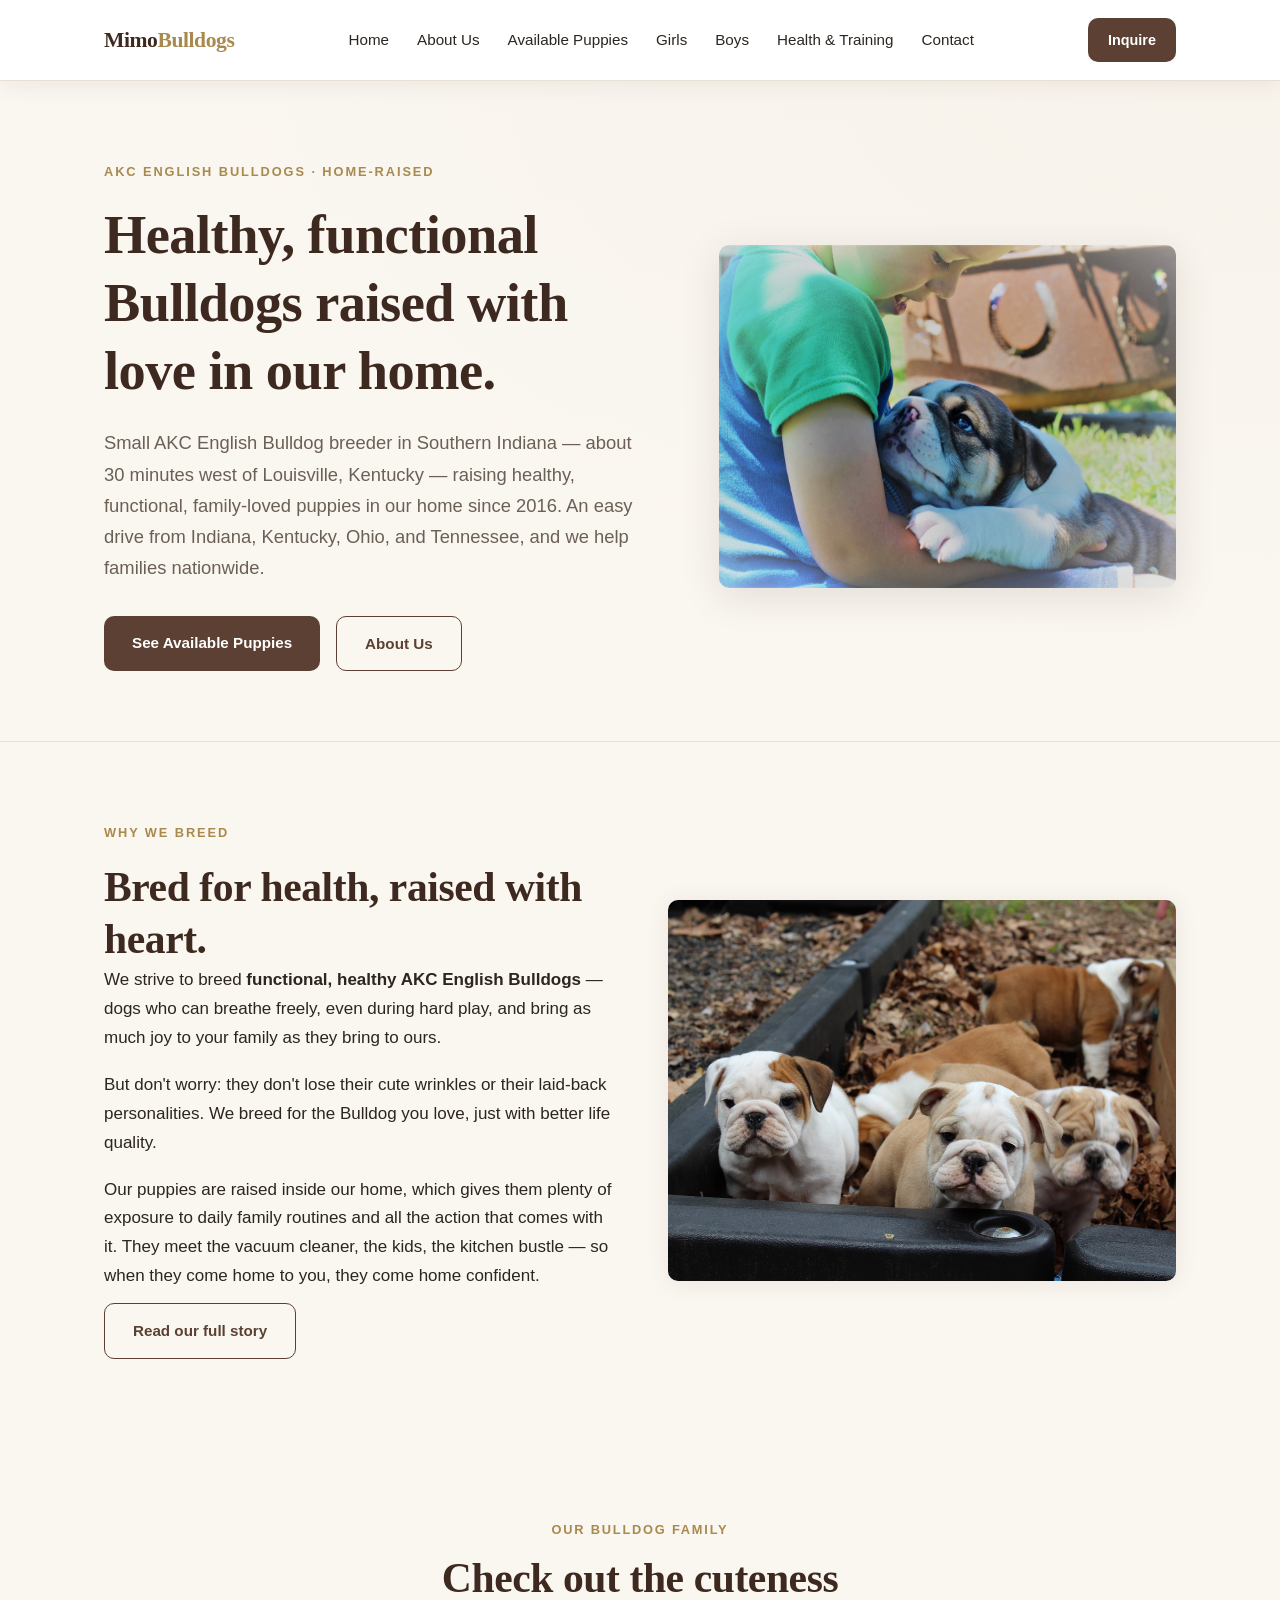
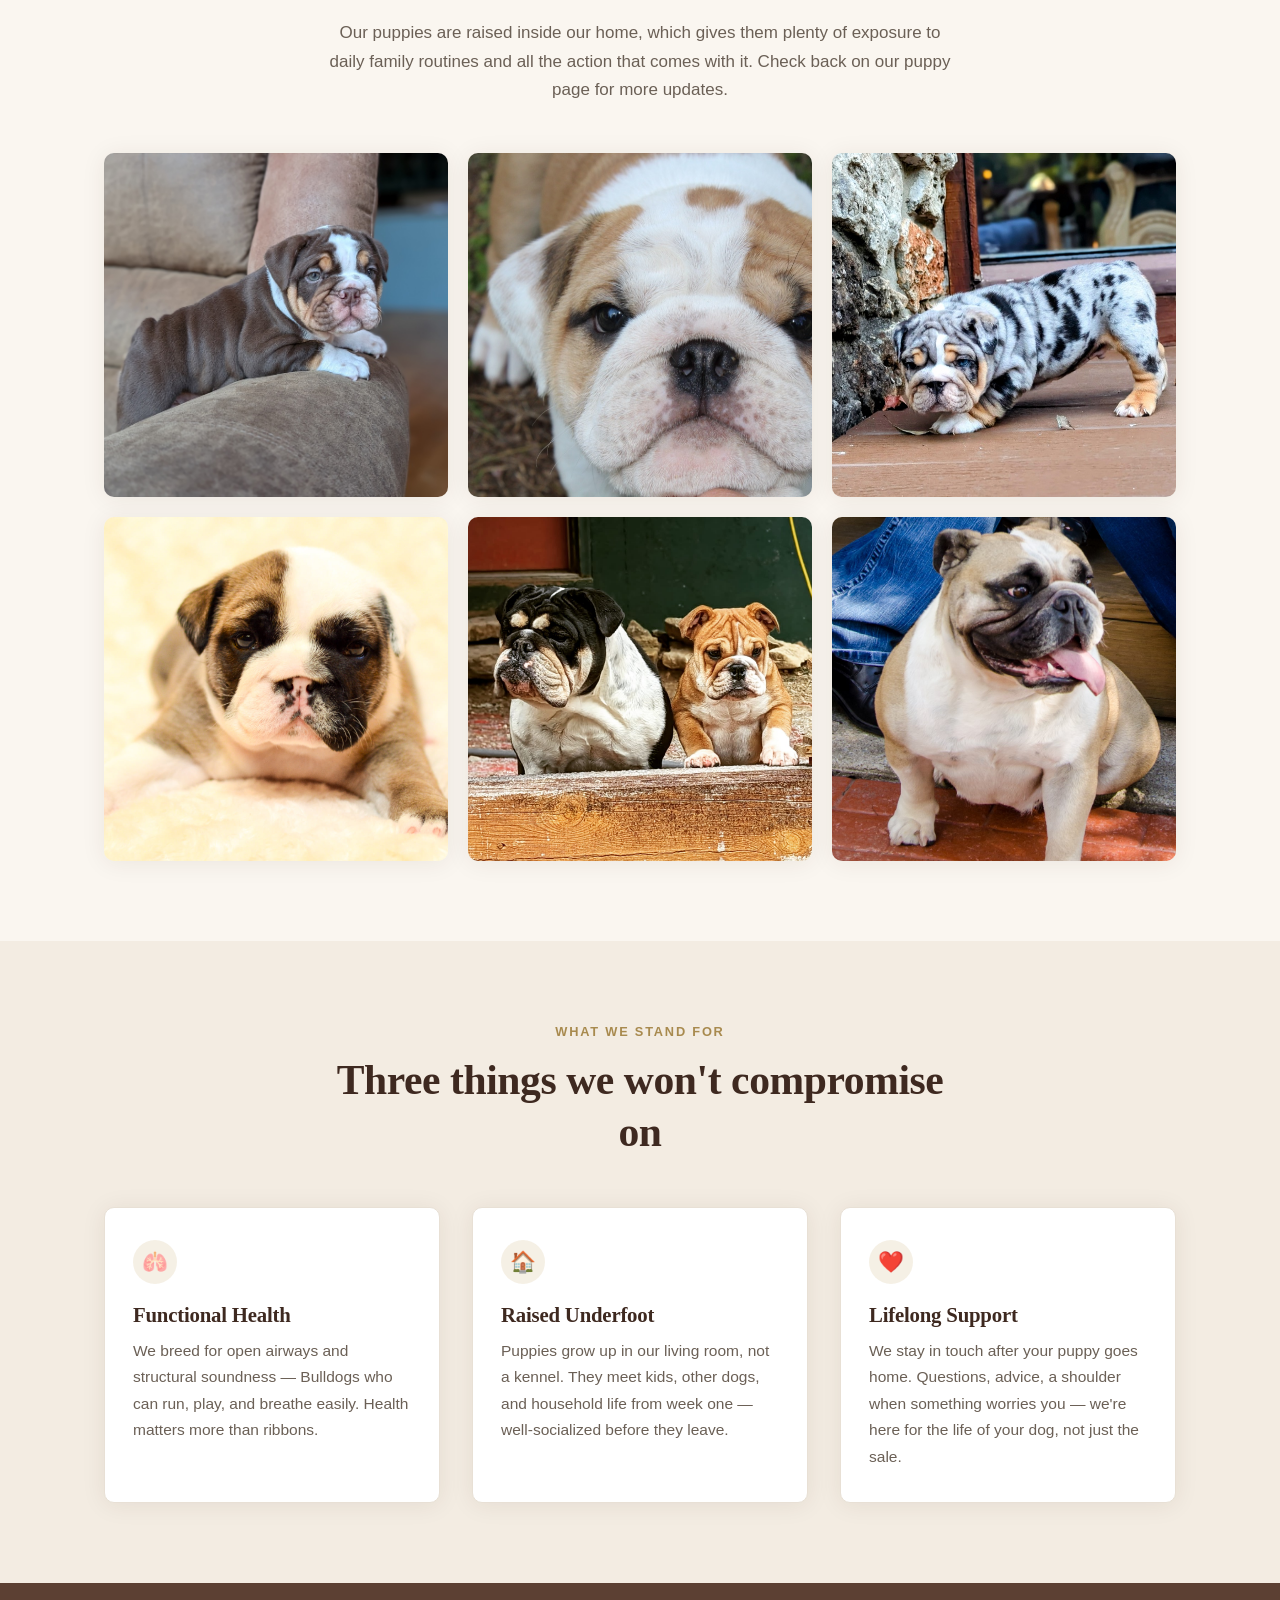
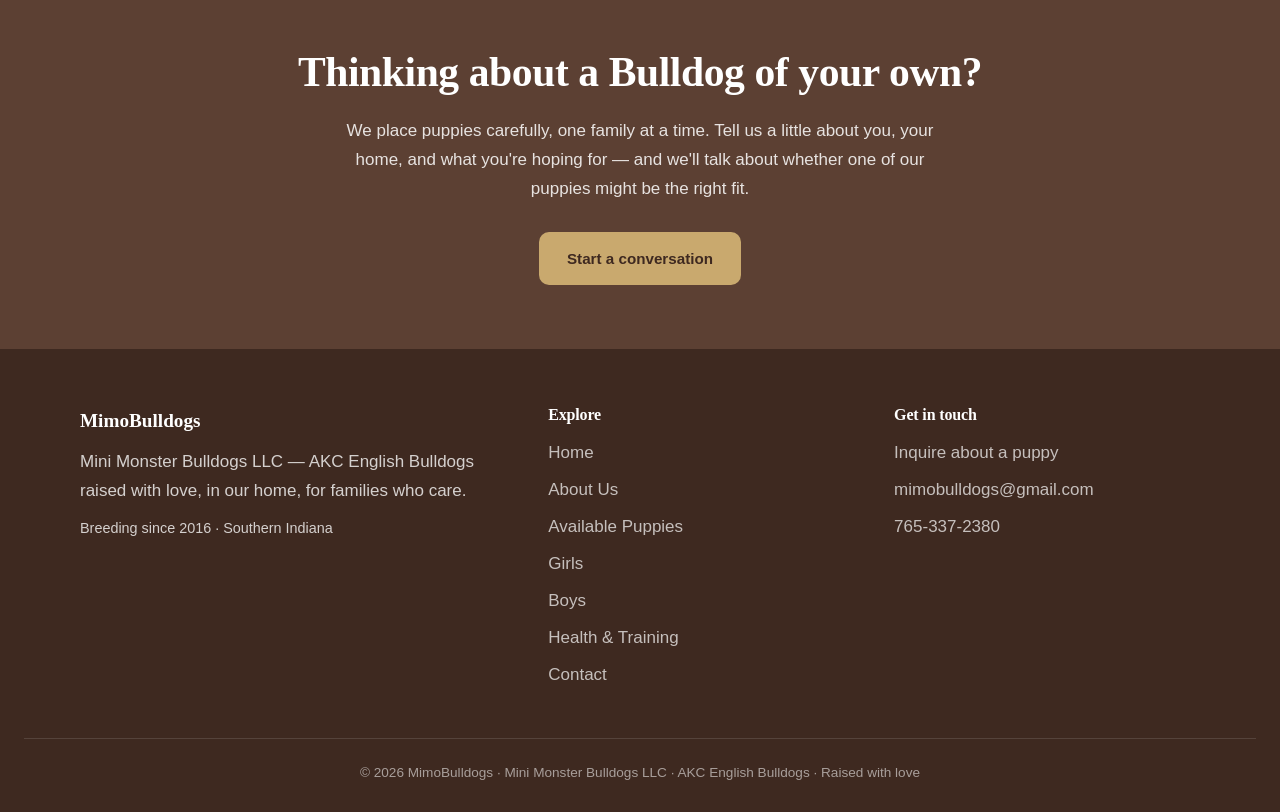
<file: index.html>
<!DOCTYPE html>
<html lang="en">
<head>
  <meta charset="UTF-8">
  <meta name="viewport" content="width=device-width, initial-scale=1.0">
  <title>MimoBulldogs — AKC English Bulldogs raised with love</title>
  <meta name="description" content="Small AKC English Bulldog breeder raising healthy, functional, family-loved puppies in our home. Health-tested parents, raised underfoot, placed with care.">
  <link rel="stylesheet" href="styles.css">
</head>
<body>

  <!-- ============ HEADER / NAV ============ -->
  <header class="site-header">
    <nav class="nav" id="nav">
      <a href="index.html" class="brand">Mimo<span class="brand-accent">Bulldogs</span></a>
      <button class="nav-toggle" onclick="document.getElementById('nav').classList.toggle('open')">Menu</button>
      <ul class="nav-links">
        <li><a href="index.html">Home</a></li>
        <li><a href="about.html">About Us</a></li>
        <li><a href="puppies.html">Available Puppies</a></li>
        <li><a href="girls.html">Girls</a></li>
        <li><a href="boys.html">Boys</a></li>
        <li><a href="health.html">Health &amp; Training</a></li>
        <li><a href="contact.html">Contact</a></li>
      </ul>
      <a href="contact.html" class="nav-cta">Inquire</a>
    </nav>
  </header>

  <!-- ============ HERO ============ -->
  <section class="hero">
    <div class="wrap hero-grid">
      <div>
        <div class="hero-eyebrow">AKC English Bulldogs · Home-Raised</div>
        <h1>Healthy, functional Bulldogs raised with love in our home.</h1>
        <p class="hero-lead">
          Small AKC English Bulldog breeder in Southern Indiana — about 30 minutes
          west of Louisville, Kentucky — raising healthy, functional, family-loved
          puppies in our home since 2016. An easy drive from Indiana, Kentucky,
          Ohio, and Tennessee, and we help families nationwide.
        </p>
        <div class="hero-cta-row">
          <a href="puppies.html" class="btn btn-primary">See Available Puppies</a>
          <a href="about.html" class="btn btn-ghost">About Us</a>
        </div>
      </div>
      <figure class="hero-figure" style="background:none; padding:0;">
        <img src="images/hero-boy-with-puppy.jpg" fetchpriority="high" decoding="async"
             alt="A young boy gently holding a bulldog puppy outdoors on a sunny day — our logo"
             style="width:100%; height:100%; object-fit:cover; object-position:center 30%; border-radius:var(--radius);">
      </figure>
    </div>
  </section>

  <!-- ============ INTRO / STORY ============ -->
  <section class="section">
    <div class="wrap split">
      <div>
        <div class="hero-eyebrow">Why we breed</div>
        <h2>Bred for health, raised with heart.</h2>
        <p>
          We strive to breed <strong>functional, healthy AKC English Bulldogs</strong> —
          dogs who can breathe freely, even during hard play, and bring as much joy to
          your family as they bring to ours.
        </p>
        <p>
          But don't worry: they don't lose their cute wrinkles or their laid-back
          personalities. We breed for the Bulldog you love, just with better life quality.
        </p>
        <p>
          Our puppies are raised inside our home, which gives them plenty of exposure
          to daily family routines and all the action that comes with it. They meet
          the vacuum cleaner, the kids, the kitchen bustle — so when
          they come home to you, they come home confident.
        </p>
        <a href="about.html" class="btn btn-ghost" style="margin-top:12px;">Read our full story</a>
      </div>
      <figure class="split-figure" style="background:none; padding:0;">
        <img src="images/puppies-litter-in-tub.jpg" loading="lazy" decoding="async" alt="A litter of English Bulldog puppies in a tub outdoors" style="width:100%; height:100%; object-fit:cover; object-position:center 30%; border-radius:var(--radius);">
      </figure>
    </div>
  </section>

  <!-- ============ PHOTO GALLERY ============ -->
  <section class="section">
    <div class="wrap">
      <div class="section-head">
        <div class="eyebrow">Our Bulldog family</div>
        <h2>Check out the cuteness</h2>
        <p>Our puppies are raised inside our home, which gives them plenty of exposure to daily family routines and all the action that comes with it. Check back on our puppy page for more updates.</p>
      </div>
      <div class="gallery-grid">
        <div class="gallery-item"><img src="images/gallery-1.jpg" loading="lazy" decoding="async" alt="Tri-colored English Bulldog puppy resting on a sofa" style="width:100%; height:100%; object-fit:cover; object-position:center 30%;"></div>
        <div class="gallery-item"><img src="images/gallery-2.jpg" loading="lazy" decoding="async" alt="English Bulldog puppy" style="width:100%; height:100%; object-fit:cover; object-position:center 30%;"></div>
        <div class="gallery-item"><img src="images/gallery-3.jpg" loading="lazy" decoding="async" alt="English Bulldog puppy" style="width:100%; height:100%; object-fit:cover; object-position:center 30%;"></div>
        <div class="gallery-item"><img src="images/gallery-4.jpg" loading="lazy" decoding="async" alt="English Bulldog puppy" style="width:100%; height:100%; object-fit:cover; object-position:center 30%;"></div>
        <div class="gallery-item"><img src="images/gallery-5.jpg" loading="lazy" decoding="async" alt="English Bulldog puppy" style="width:100%; height:100%; object-fit:cover; object-position:center 30%;"></div>
        <div class="gallery-item"><img src="images/gallery-6.jpg" loading="lazy" decoding="async" alt="Fawn and white English Bulldog on red brick pavement" style="width:100%; height:100%; object-fit:cover; object-position:center 30%;"></div>
      </div>
    </div>
  </section>

  <!-- ============ THREE PROMISES ============ -->
  <section class="section" style="background:#f3ece2;">
    <div class="wrap">
      <div class="section-head">
        <div class="eyebrow">What we stand for</div>
        <h2>Three things we won't compromise on</h2>
      </div>
      <div class="features">
        <div class="feature-card">
          <div class="feature-icon">🫁</div>
          <h3>Functional Health</h3>
          <p>
            We breed for open airways and structural soundness — Bulldogs who can run,
            play, and breathe easily. Health matters more than ribbons.
          </p>
        </div>
        <div class="feature-card">
          <div class="feature-icon">🏠</div>
          <h3>Raised Underfoot</h3>
          <p>
            Puppies grow up in our living room, not a kennel. They meet kids, other
            dogs, and household life from week one — well-socialized before they leave.
          </p>
        </div>
        <div class="feature-card">
          <div class="feature-icon">❤️</div>
          <h3>Lifelong Support</h3>
          <p>
            We stay in touch after your puppy goes home. Questions, advice, a shoulder
            when something worries you — we're here for the life of your dog, not just
            the sale.
          </p>
        </div>
      </div>
    </div>
  </section>

  <!-- ============ CALL TO ACTION ============ -->
  <section class="callout">
    <div class="wrap">
      <h2>Thinking about a Bulldog of your own?</h2>
      <p>
        We place puppies carefully, one family at a time. Tell us a little about you,
        your home, and what you're hoping for — and we'll talk about whether one of our
        puppies might be the right fit.
      </p>
      <a href="contact.html" class="btn btn-primary">Start a conversation</a>
    </div>
  </section>

  <!-- ============ FOOTER ============ -->
  <footer class="site-footer">
    <div class="footer-grid">
      <div>
        <div class="footer-brand">MimoBulldogs</div>
        <p>Mini Monster Bulldogs LLC — AKC English Bulldogs raised with love, in our home, for families who care.</p>
        <p style="margin-top:10px; font-size:0.9rem;">Breeding since 2016 · Southern Indiana</p>
      </div>
      <div>
        <h4>Explore</h4>
        <a href="index.html">Home</a>
        <a href="about.html">About Us</a>
        <a href="puppies.html">Available Puppies</a>
        <a href="girls.html">Girls</a>
        <a href="boys.html">Boys</a>
        <a href="health.html">Health &amp; Training</a>
        <a href="contact.html">Contact</a>
      </div>
      <div>
        <h4>Get in touch</h4>
        <a href="contact.html">Inquire about a puppy</a>
        <a href="mailto:mimobulldogs@gmail.com">mimobulldogs@gmail.com</a>
        <a href="tel:7653372380">765-337-2380</a>
      </div>
    </div>
    <div class="footer-bottom">
      © 2026 MimoBulldogs · Mini Monster Bulldogs LLC · AKC English Bulldogs · Raised with love
    </div>
  </footer>

</body>
</html>
</file>
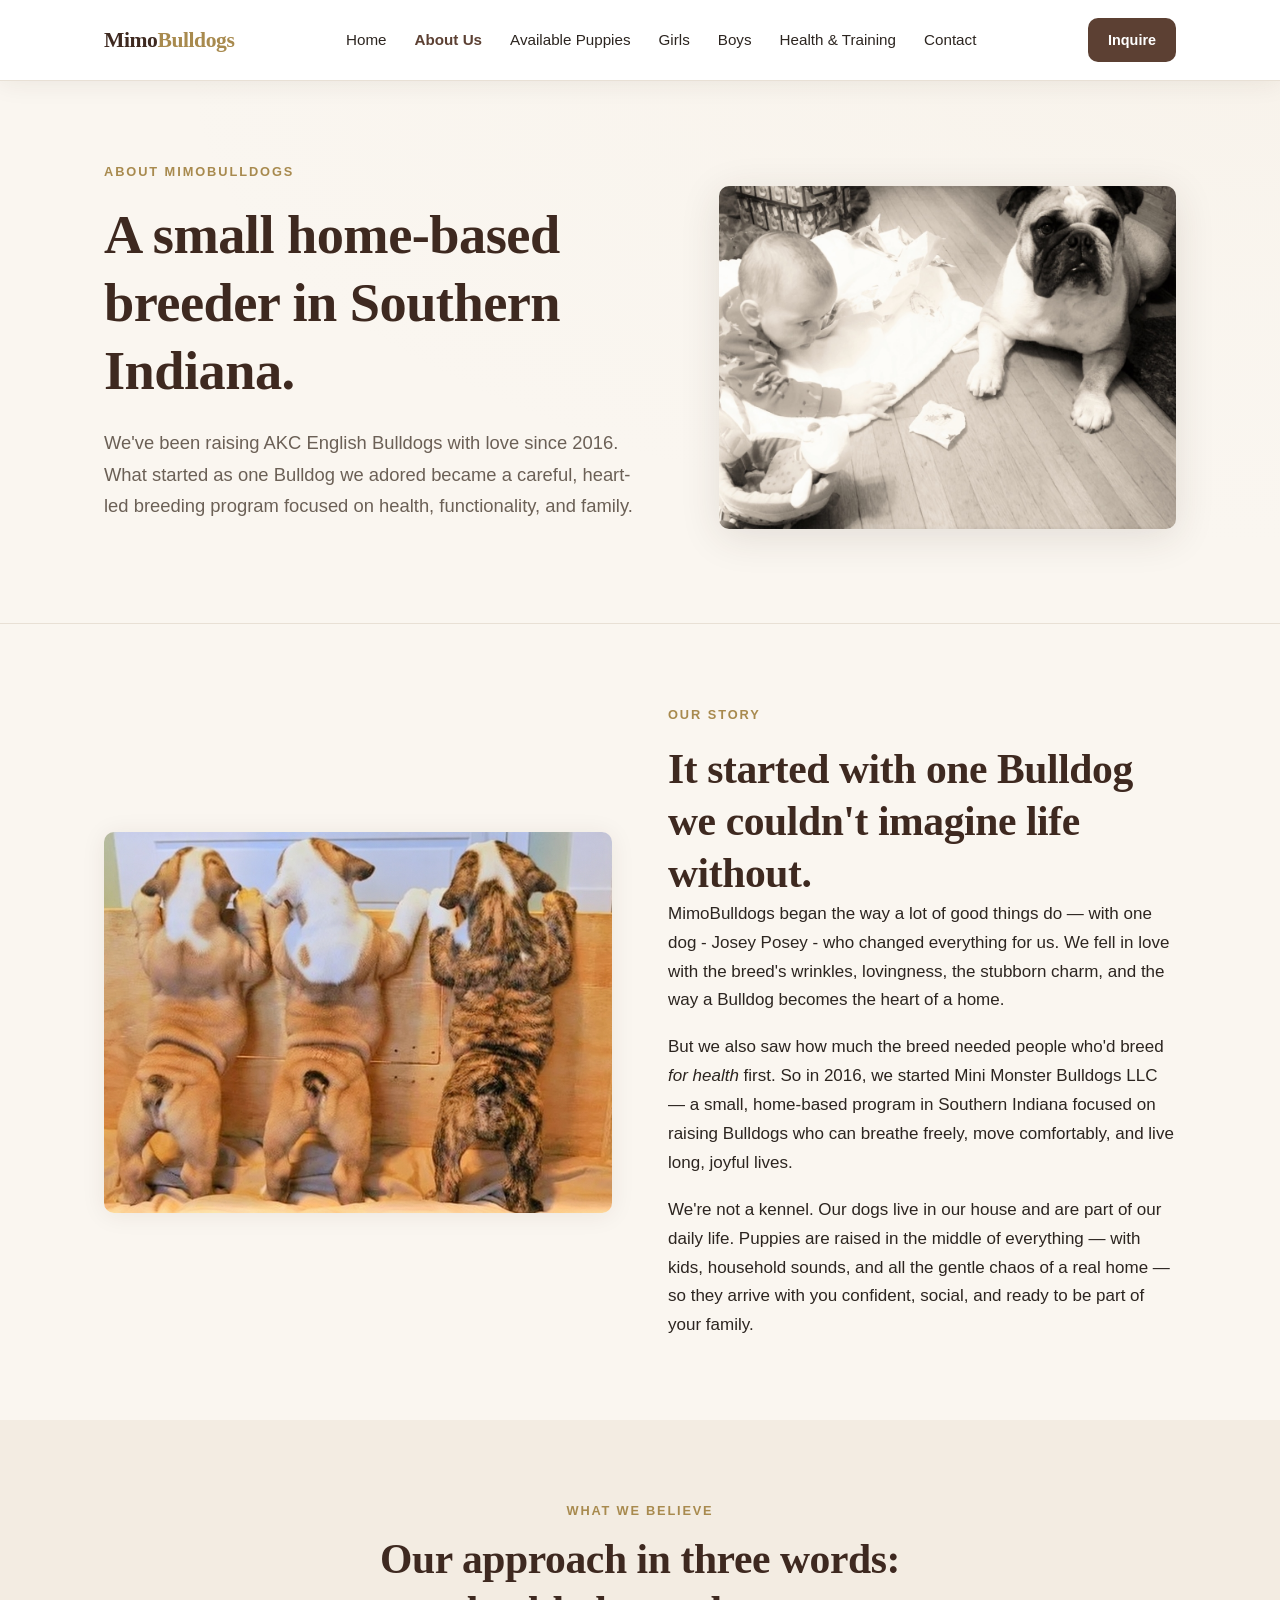
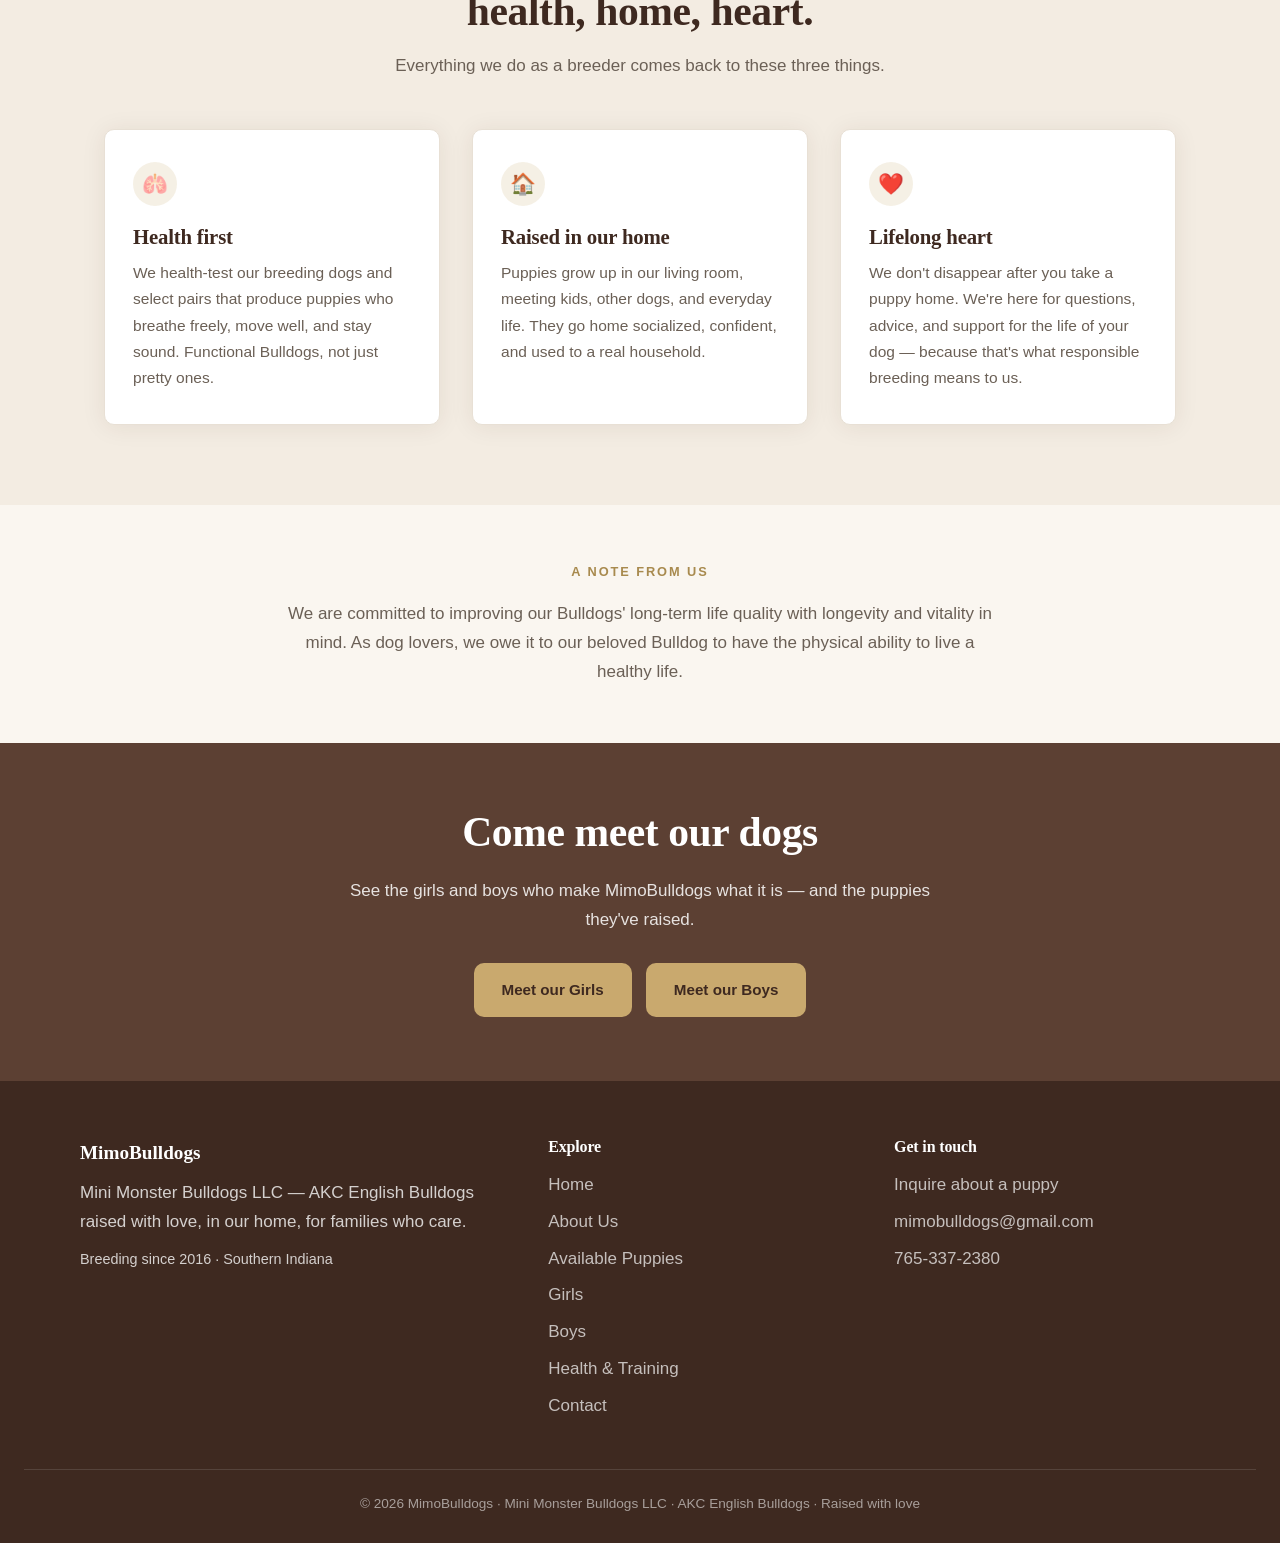
<file: about.html>
<!DOCTYPE html>
<html lang="en">
<head>
  <meta charset="UTF-8">
  <meta name="viewport" content="width=device-width, initial-scale=1.0">
  <title>About Us — MimoBulldogs · AKC English Bulldogs · Southern Indiana</title>
  <meta name="description" content="MimoBulldogs (Mini Monster Bulldogs LLC) — AKC English Bulldog breeder in Southern Indiana since 2016. Our story, our approach, and why we raise healthy, functional Bulldogs in our home.">
  <link rel="stylesheet" href="styles.css">
</head>
<body>

  <header class="site-header">
    <nav class="nav" id="nav">
      <a href="index.html" class="brand">Mimo<span class="brand-accent">Bulldogs</span></a>
      <button class="nav-toggle" onclick="document.getElementById('nav').classList.toggle('open')">Menu</button>
      <ul class="nav-links">
        <li><a href="index.html">Home</a></li>
        <li><a href="about.html" class="active">About Us</a></li>
        <li><a href="puppies.html">Available Puppies</a></li>
        <li><a href="girls.html">Girls</a></li>
        <li><a href="boys.html">Boys</a></li>
        <li><a href="health.html">Health &amp; Training</a></li>
        <li><a href="contact.html">Contact</a></li>
      </ul>
      <a href="contact.html" class="nav-cta">Inquire</a>
    </nav>
  </header>

  <!-- ============ PAGE HERO ============ -->
  <section class="hero">
    <div class="wrap hero-grid">
      <div>
        <div class="hero-eyebrow">About MimoBulldogs</div>
        <h1>A small home-based breeder in Southern Indiana.</h1>
        <p class="hero-lead">
          We've been raising AKC English Bulldogs with love since 2016. What started
          as one Bulldog we adored became a careful, heart-led breeding program focused
          on health, functionality, and family.
        </p>
      </div>
      <figure class="hero-figure" style="background:none; padding:0;">
        <img src="images/about-hero.jpg" fetchpriority="high" decoding="async" alt="Our English Bulldog family" style="width:100%; height:100%; object-fit:cover; object-position:center 30%; border-radius:var(--radius);">
      </figure>
    </div>
  </section>

  <!-- ============ OUR STORY ============ -->
  <section class="section">
    <div class="wrap split">
      <figure class="split-figure" style="background:none; padding:0;">
        <img src="images/about-family-dogs.jpg" alt="Three English Bulldog puppies standing on their hind legs against a wooden wall" style="width:100%; height:100%; object-fit:cover; object-position:center 30%; border-radius:var(--radius);">
      </figure>
      <div>
        <div class="hero-eyebrow">Our story</div>
        <h2>It started with one Bulldog we couldn't imagine life without.</h2>
        <p>
          MimoBulldogs began the way a lot of good things do — with one dog - Josey Posey - who changed
          everything for us. We fell in love with the breed's wrinkles, lovingness,
          the stubborn charm, and the way a Bulldog becomes the heart of a home.
        </p>
        <p>
          But we also saw how much the breed needed people who'd breed <em>for health</em>
          first. So in 2016, we started Mini Monster Bulldogs LLC — a small, home-based
          program in Southern Indiana focused on raising Bulldogs who can breathe
          freely, move comfortably, and live long, joyful lives.
        </p>
        <p>
          We're not a kennel. Our dogs live in our house and
          are part of our daily life. Puppies are raised in the middle of everything — with kids,
          household sounds, and all the gentle chaos of a real home — so they arrive
          with you confident, social, and ready to be part of your family.
        </p>
      </div>
    </div>
  </section>

  <!-- ============ WHAT WE BELIEVE ============ -->
  <section class="section" style="background:#f3ece2;">
    <div class="wrap">
      <div class="section-head">
        <div class="eyebrow">What we believe</div>
        <h2>Our approach in three words: health, home, heart.</h2>
        <p>Everything we do as a breeder comes back to these three things.</p>
      </div>
      <div class="features">
        <div class="feature-card">
          <div class="feature-icon">🫁</div>
          <h3>Health first</h3>
          <p>
            We health-test our breeding dogs and select pairs that produce puppies
            who breathe freely, move well, and stay sound. Functional Bulldogs,
            not just pretty ones.
          </p>
        </div>
        <div class="feature-card">
          <div class="feature-icon">🏠</div>
          <h3>Raised in our home</h3>
          <p>
            Puppies grow up in our living room, meeting kids, other dogs,
            and everyday life. They go home socialized, confident, and used to a
            real household.
          </p>
        </div>
        <div class="feature-card">
          <div class="feature-icon">❤️</div>
          <h3>Lifelong heart</h3>
          <p>
            We don't disappear after you take a puppy home. We're here for questions,
            advice, and support for the life of your dog — because that's what
            responsible breeding means to us.
          </p>
        </div>
      </div>
    </div>
  </section>

  <!-- ============ A NOTE FROM US ============ -->
  <section class="section-tight">
    <div class="wrap" style="max-width:760px; text-align:center;">
      <div class="hero-eyebrow">A note from us</div>
      <p style="color:var(--muted); margin-top:18px;">
        We are committed to improving our Bulldogs' long-term life quality with
        longevity and vitality in mind. As dog lovers, we owe it to our beloved
        Bulldog to have the physical ability to live a healthy life.
      </p>
    </div>
  </section>

  <!-- ============ CTA ============ -->
  <section class="callout">
    <div class="wrap">
      <h2>Come meet our dogs</h2>
      <p>See the girls and boys who make MimoBulldogs what it is — and the puppies they've raised.</p>
      <a href="girls.html" class="btn btn-primary">Meet our Girls</a>
      &nbsp;
      <a href="boys.html" class="btn btn-primary">Meet our Boys</a>
    </div>
  </section>

  <!-- ============ FOOTER ============ -->
  <footer class="site-footer">
    <div class="footer-grid">
      <div>
        <div class="footer-brand">MimoBulldogs</div>
        <p>Mini Monster Bulldogs LLC — AKC English Bulldogs raised with love, in our home, for families who care.</p>
        <p style="margin-top:10px; font-size:0.9rem;">Breeding since 2016 · Southern Indiana</p>
      </div>
      <div>
        <h4>Explore</h4>
        <a href="index.html">Home</a>
        <a href="about.html">About Us</a>
        <a href="puppies.html">Available Puppies</a>
        <a href="girls.html">Girls</a>
        <a href="boys.html">Boys</a>
        <a href="health.html">Health &amp; Training</a>
        <a href="contact.html">Contact</a>
      </div>
      <div>
        <h4>Get in touch</h4>
        <a href="contact.html">Inquire about a puppy</a>
        <a href="mailto:mimobulldogs@gmail.com">mimobulldogs@gmail.com</a>
        <a href="tel:7653372380">765-337-2380</a>
      </div>
    </div>
    <div class="footer-bottom">
      © 2026 MimoBulldogs · Mini Monster Bulldogs LLC · AKC English Bulldogs · Raised with love
    </div>
  </footer>

</body>
</html>
</file>
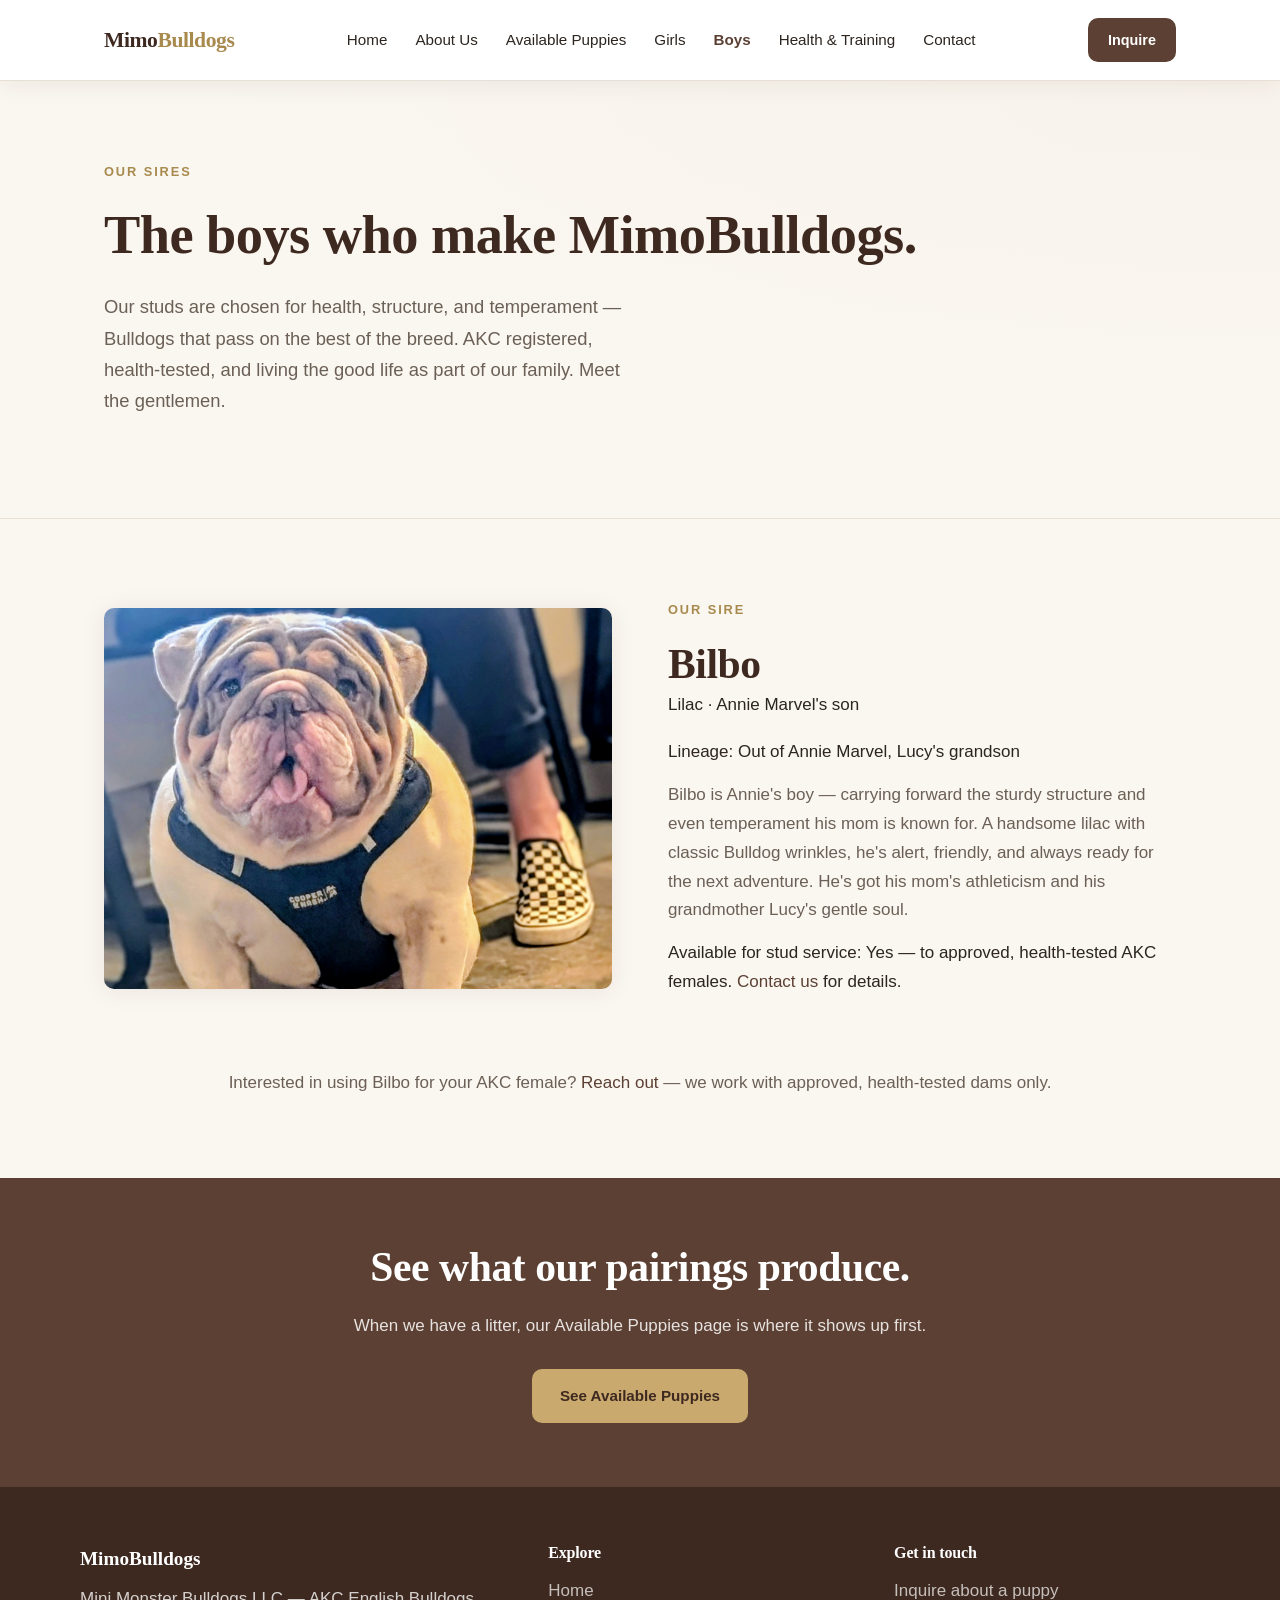
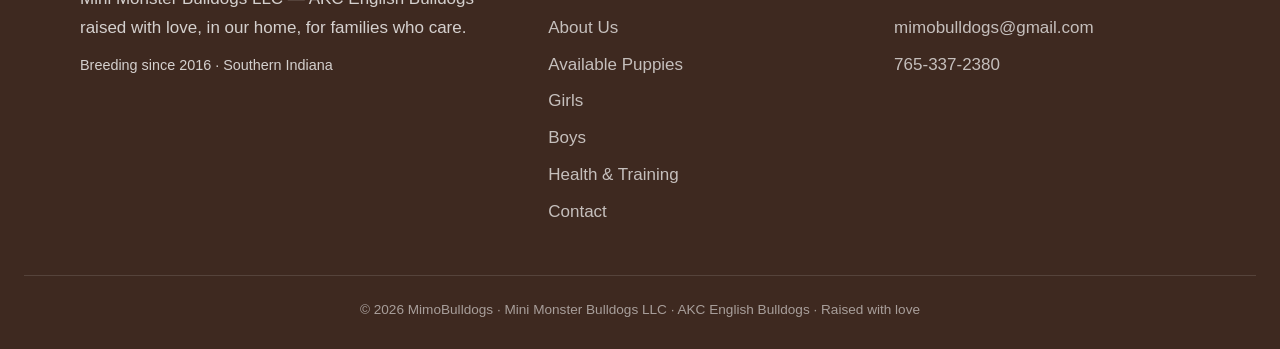
<file: boys.html>
<!DOCTYPE html>
<html lang="en">
<head>
  <meta charset="UTF-8">
  <meta name="viewport" content="width=device-width, initial-scale=1.0">
  <title>Our Boys — MimoBulldogs · AKC English Bulldogs</title>
  <meta name="description" content="Meet the boys of MimoBulldogs — our AKC English Bulldog studs, health-tested and raised in our Southern Indiana home.">
  <link rel="stylesheet" href="styles.css">
</head>
<body>

  <header class="site-header">
    <nav class="nav" id="nav">
      <a href="index.html" class="brand">Mimo<span class="brand-accent">Bulldogs</span></a>
      <button class="nav-toggle" onclick="document.getElementById('nav').classList.toggle('open')">Menu</button>
      <ul class="nav-links">
        <li><a href="index.html">Home</a></li>
        <li><a href="about.html">About Us</a></li>
        <li><a href="puppies.html">Available Puppies</a></li>
        <li><a href="girls.html">Girls</a></li>
        <li><a href="boys.html" class="active">Boys</a></li>
        <li><a href="health.html">Health &amp; Training</a></li>
        <li><a href="contact.html">Contact</a></li>
      </ul>
      <a href="contact.html" class="nav-cta">Inquire</a>
    </nav>
  </header>

  <!-- ============ PAGE HERO ============ -->
  <section class="hero">
    <div class="wrap">
      <div class="hero-eyebrow">Our Sires</div>
      <h1>The boys who make MimoBulldogs.</h1>
      <p class="hero-lead">
        Our studs are chosen for health, structure, and temperament — Bulldogs that
        pass on the best of the breed. AKC registered, health-tested, and living the
        good life as part of our family. Meet the gentlemen.
      </p>
    </div>
  </section>

  <!-- ============ STUD PROFILES ============ -->
  <section class="section">
    <div class="wrap">

      <!-- ====== Boy Card 1 — Bilbo (our only stud) ====== -->
      <div class="split" style="margin-bottom:72px;">
        <figure class="split-figure" style="background:none; padding:0;">
          <img src="images/bilbo.jpg" alt="Bilbo, AKC English Bulldog sire — lilac, Annie's son" style="width:100%; height:100%; object-fit:cover; object-position:center 30%; border-radius:var(--radius);">
        </figure>
        <div>
          <div class="hero-eyebrow">Our Sire</div>
          <h2>Bilbo</h2>
          <p>Lilac · Annie Marvel's son</p>
          <p>Lineage: Out of Annie Marvel, Lucy's grandson</p>
          <p style="margin-top:14px; color:var(--muted);">
            Bilbo is Annie's boy — carrying forward the sturdy structure and
            even temperament his mom is known for. A handsome lilac with
            classic Bulldog wrinkles, he's alert, friendly, and always ready for
            the next adventure. He's got his mom's athleticism and his
            grandmother Lucy's gentle soul.
          </p>
          <p style="margin-top:14px;">Available for stud service: Yes — to approved, health-tested AKC females. <a href="contact.html">Contact us</a> for details.</p>
        </div>
      </div>

      <p style="text-align:center; color:var(--muted); margin-top:24px;">
        Interested in using Bilbo for your AKC female? <a href="contact.html">Reach out</a> — we work with approved, health-tested dams only.
      </p>
    </div>
  </section>

  <!-- ============ CTA ============ -->
  <section class="callout">
    <div class="wrap">
      <h2>See what our pairings produce.</h2>
      <p>When we have a litter, our Available Puppies page is where it shows up first.</p>
      <a href="puppies.html" class="btn btn-primary">See Available Puppies</a>
    </div>
  </section>

  <!-- ============ FOOTER ============ -->
  <footer class="site-footer">
    <div class="footer-grid">
      <div>
        <div class="footer-brand">MimoBulldogs</div>
        <p>Mini Monster Bulldogs LLC — AKC English Bulldogs raised with love, in our home, for families who care.</p>
        <p style="margin-top:10px; font-size:0.9rem;">Breeding since 2016 · Southern Indiana</p>
      </div>
      <div>
        <h4>Explore</h4>
        <a href="index.html">Home</a>
        <a href="about.html">About Us</a>
        <a href="puppies.html">Available Puppies</a>
        <a href="girls.html">Girls</a>
        <a href="boys.html">Boys</a>
        <a href="health.html">Health &amp; Training</a>
        <a href="contact.html">Contact</a>
      </div>
      <div>
        <h4>Get in touch</h4>
        <a href="contact.html">Inquire about a puppy</a>
        <a href="mailto:mimobulldogs@gmail.com">mimobulldogs@gmail.com</a>
        <a href="tel:7653372380">765-337-2380</a>
      </div>
    </div>
    <div class="footer-bottom">
      © 2026 MimoBulldogs · Mini Monster Bulldogs LLC · AKC English Bulldogs · Raised with love
    </div>
  </footer>

</body>
</html>
</file>
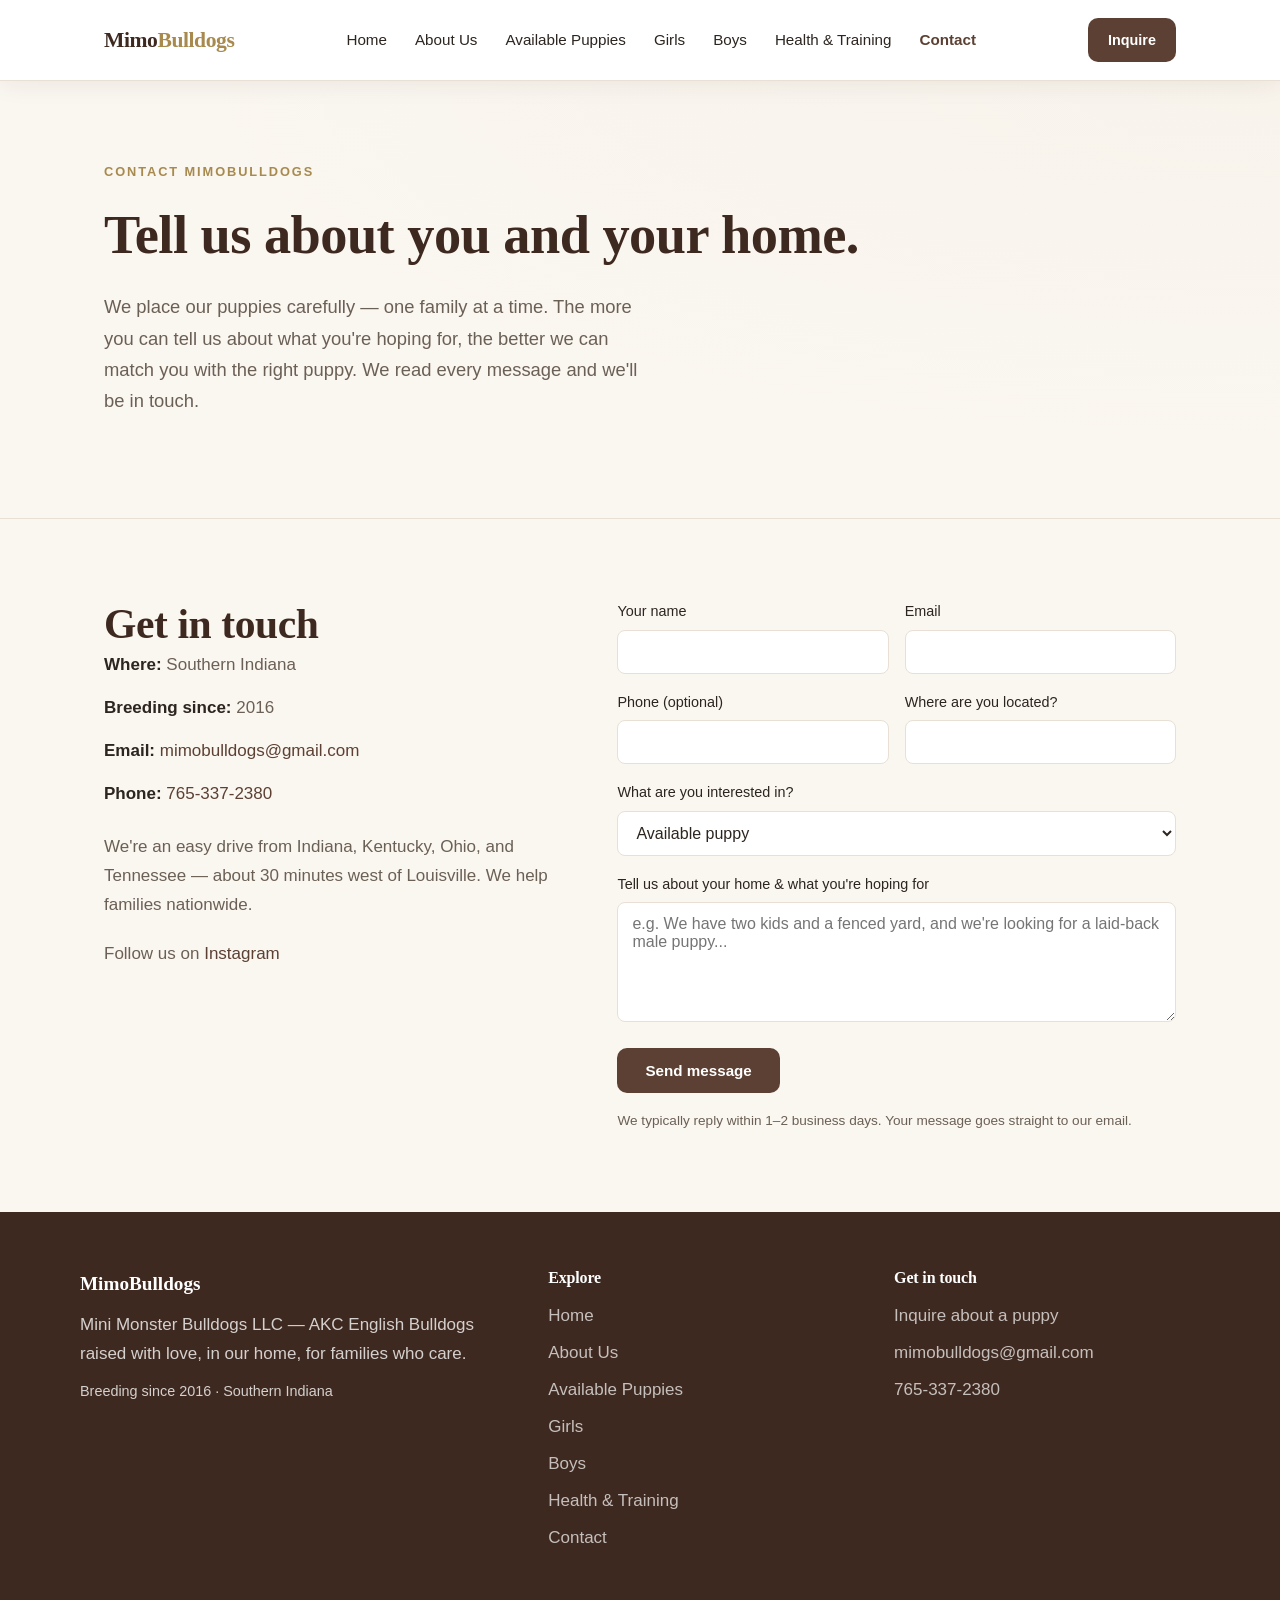
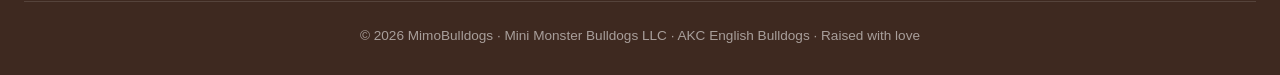
<file: contact.html>
<!DOCTYPE html>
<html lang="en">
<head>
  <meta charset="UTF-8">
  <meta name="viewport" content="width=device-width, initial-scale=1.0">
  <title>Contact — MimoBulldogs · AKC English Bulldogs · Southern Indiana</title>
  <meta name="description" content="Inquire about an AKC English Bulldog puppy from MimoBulldogs in Southern Indiana. Tell us about you and your home — we'll be in touch.">
  <link rel="stylesheet" href="styles.css">
</head>
<body>

  <header class="site-header">
    <nav class="nav" id="nav">
      <a href="index.html" class="brand">Mimo<span class="brand-accent">Bulldogs</span></a>
      <button class="nav-toggle" onclick="document.getElementById('nav').classList.toggle('open')">Menu</button>
      <ul class="nav-links">
        <li><a href="index.html">Home</a></li>
        <li><a href="about.html">About Us</a></li>
        <li><a href="puppies.html">Available Puppies</a></li>
        <li><a href="girls.html">Girls</a></li>
        <li><a href="boys.html">Boys</a></li>
        <li><a href="health.html">Health &amp; Training</a></li>
        <li><a href="contact.html" class="active">Contact</a></li>
      </ul>
      <a href="contact.html" class="nav-cta">Inquire</a>
    </nav>
  </header>

  <!-- ============ PAGE HERO ============ -->
  <section class="hero">
    <div class="wrap">
      <div class="hero-eyebrow">Contact MimoBulldogs</div>
      <h1>Tell us about you and your home.</h1>
      <p class="hero-lead">
        We place our puppies carefully — one family at a time. The more you can tell
        us about what you're hoping for, the better we can match you with the right
        puppy. We read every message and we'll be in touch.
      </p>
    </div>
  </section>

  <!-- ============ CONTACT ============ -->
  <section class="section">
    <div class="wrap contact-grid">

      <!-- ----- info ----- -->
      <div class="contact-info">
        <h2>Get in touch</h2>
        <p><span class="label">Where:</span> Southern Indiana</p>
        <p><span class="label">Breeding since:</span> 2016</p>
        <p><span class="label">Email:</span> <a href="mailto:mimobulldogs@gmail.com">mimobulldogs@gmail.com</a></p>
        <p><span class="label">Phone:</span> <a href="tel:7653372380">765-337-2380</a></p>
        <p style="margin-top:24px; color:var(--muted);">
          We're an easy drive from Indiana, Kentucky, Ohio, and Tennessee — about 30 minutes west of Louisville. We help families nationwide.
        </p>
        <p style="margin-top:20px; color:var(--muted);">
          Follow us on
          <a href="https://www.instagram.com/mimobulldogs/" target="_blank" rel="noopener">Instagram</a>
        </p>
      </div>

      <!-- ----- form ----- -->
      <div>
        <form action="https://api.web3forms.com/submit" method="POST">
          <div class="form-row">
            <div>
              <label for="name">Your name</label>
              <input type="text" id="name" name="name" required>
            </div>
            <div>
              <label for="email">Email</label>
              <input type="email" id="email" name="email" required>
            </div>
          </div>
          <div class="form-row">
            <div>
              <label for="phone">Phone (optional)</label>
              <input type="tel" id="phone" name="phone">
            </div>
            <div>
              <label for="location">Where are you located?</label>
              <input type="text" id="location" name="location">
            </div>
          </div>
          <div>
            <label for="interest">What are you interested in?</label>
            <select id="interest" name="interest">
              <option>Available puppy</option>
              <option>Future litter / waitlist</option>
              <option>Stud service</option>
              <option>Just a question</option>
            </select>
          </div>
          <div>
            <label for="home">Tell us about your home &amp; what you're hoping for</label>
            <textarea id="home" name="home" placeholder="e.g. We have two kids and a fenced yard, and we're looking for a laid-back male puppy..." required></textarea>
          </div>
          <!-- delivery options (web3forms.com) -->
          <!-- the access key is meant to be public, per Web3Forms docs -->
          <input type="hidden" name="access_key" value="f1373b3d-bcd3-4d17-a3b5-0364ee16a2c2">
          <input type="hidden" name="subject" value="New puppy inquiry from minimonsterbulldogs.com">
          <input type="hidden" name="from_name" value="MimoBulldogs website">
          <input type="hidden" name="redirect" value="https://minimonsterbulldogs.com/thanks">
          <!-- honeypot for spam -->
          <input type="checkbox" name="botcheck" style="display:none;">
          <button type="submit" class="btn btn-primary" style="justify-self:start;">Send message</button>
        </form>
        <p style="font-size:0.85rem; color:var(--muted); margin-top:16px;">
          We typically reply within 1&ndash;2 business days. Your message goes straight to our email.
        </p>
      </div>
    </div>
  </section>

  <!-- ============ FOOTER ============ -->
  <footer class="site-footer">
    <div class="footer-grid">
      <div>
        <div class="footer-brand">MimoBulldogs</div>
        <p>Mini Monster Bulldogs LLC — AKC English Bulldogs raised with love, in our home, for families who care.</p>
        <p style="margin-top:10px; font-size:0.9rem;">Breeding since 2016 · Southern Indiana</p>
      </div>
      <div>
        <h4>Explore</h4>
        <a href="index.html">Home</a>
        <a href="about.html">About Us</a>
        <a href="puppies.html">Available Puppies</a>
        <a href="girls.html">Girls</a>
        <a href="boys.html">Boys</a>
        <a href="health.html">Health &amp; Training</a>
        <a href="contact.html">Contact</a>
      </div>
      <div>
        <h4>Get in touch</h4>
        <a href="contact.html">Inquire about a puppy</a>
        <a href="mailto:mimobulldogs@gmail.com">mimobulldogs@gmail.com</a>
        <a href="tel:7653372380">765-337-2380</a>
      </div>
    </div>
    <div class="footer-bottom">
      © 2026 MimoBulldogs · Mini Monster Bulldogs LLC · AKC English Bulldogs · Raised with love
    </div>
  </footer>

</body>
</html>
</file>
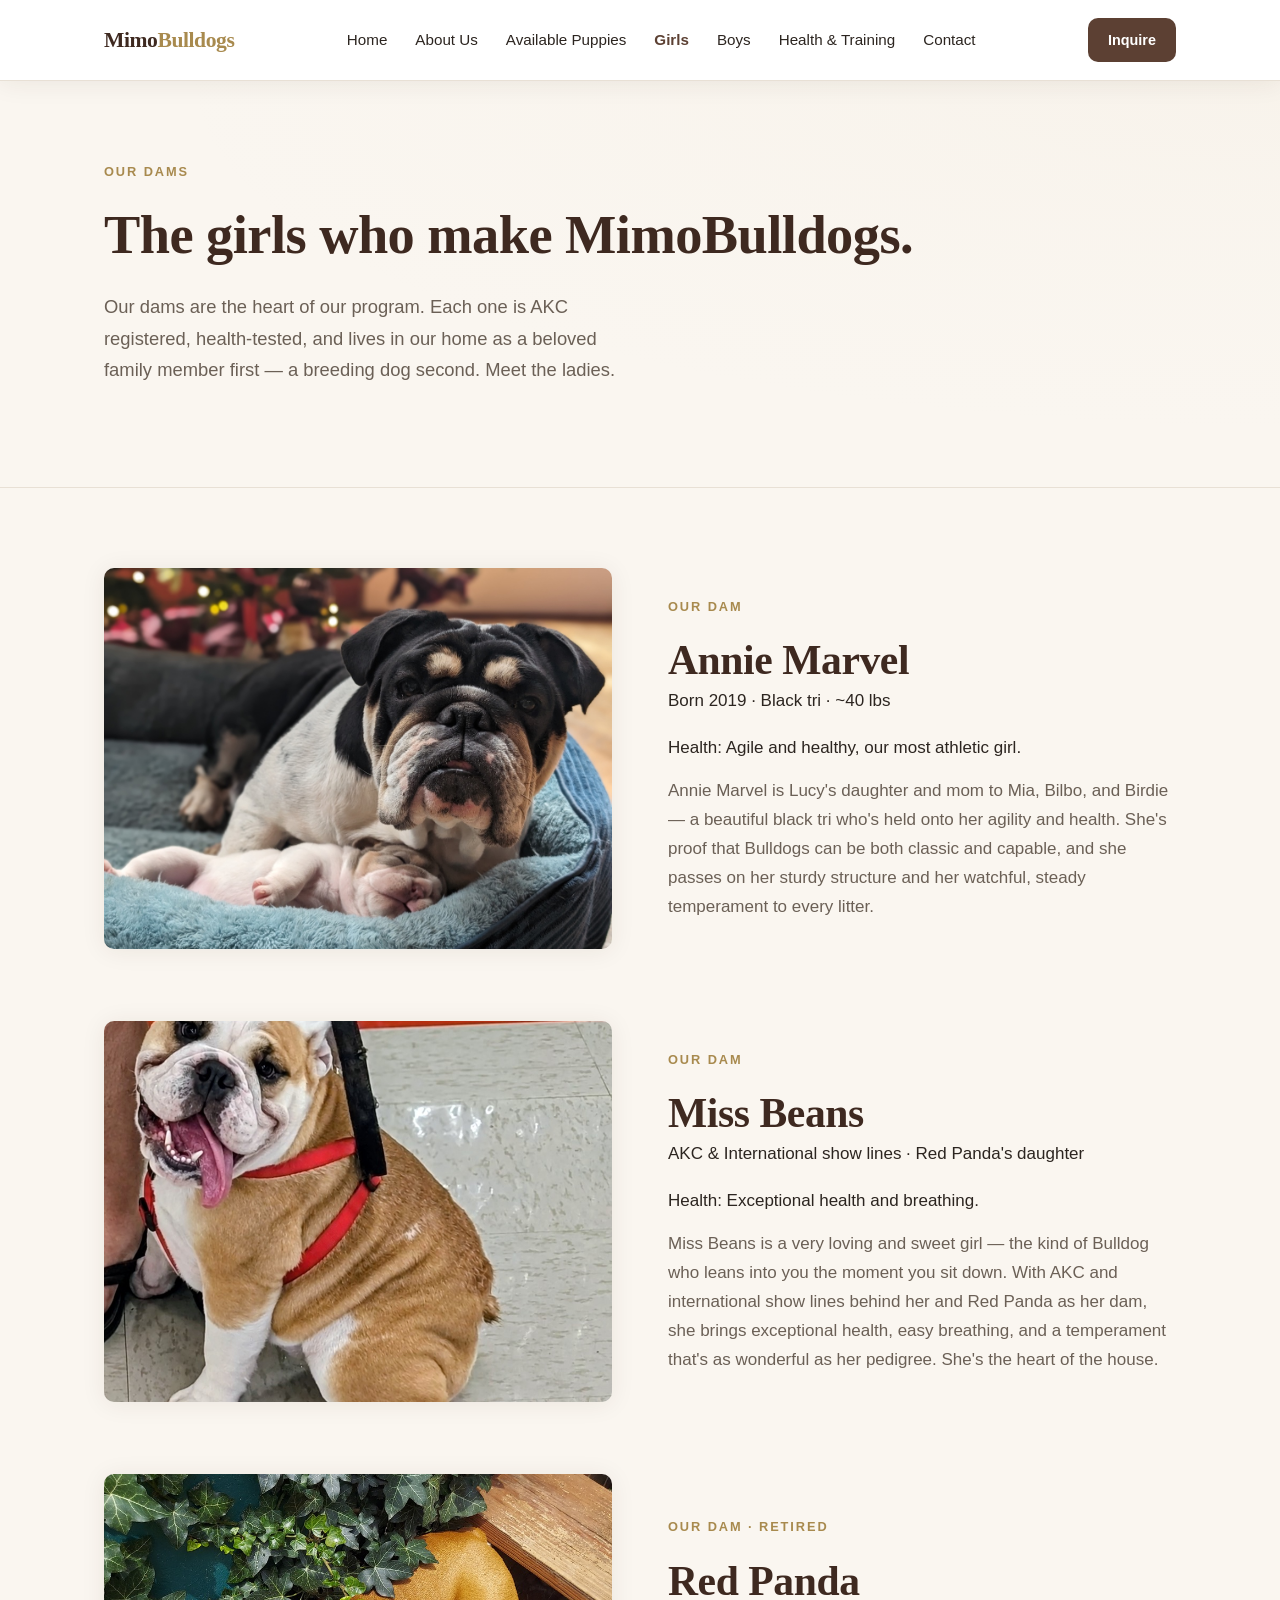
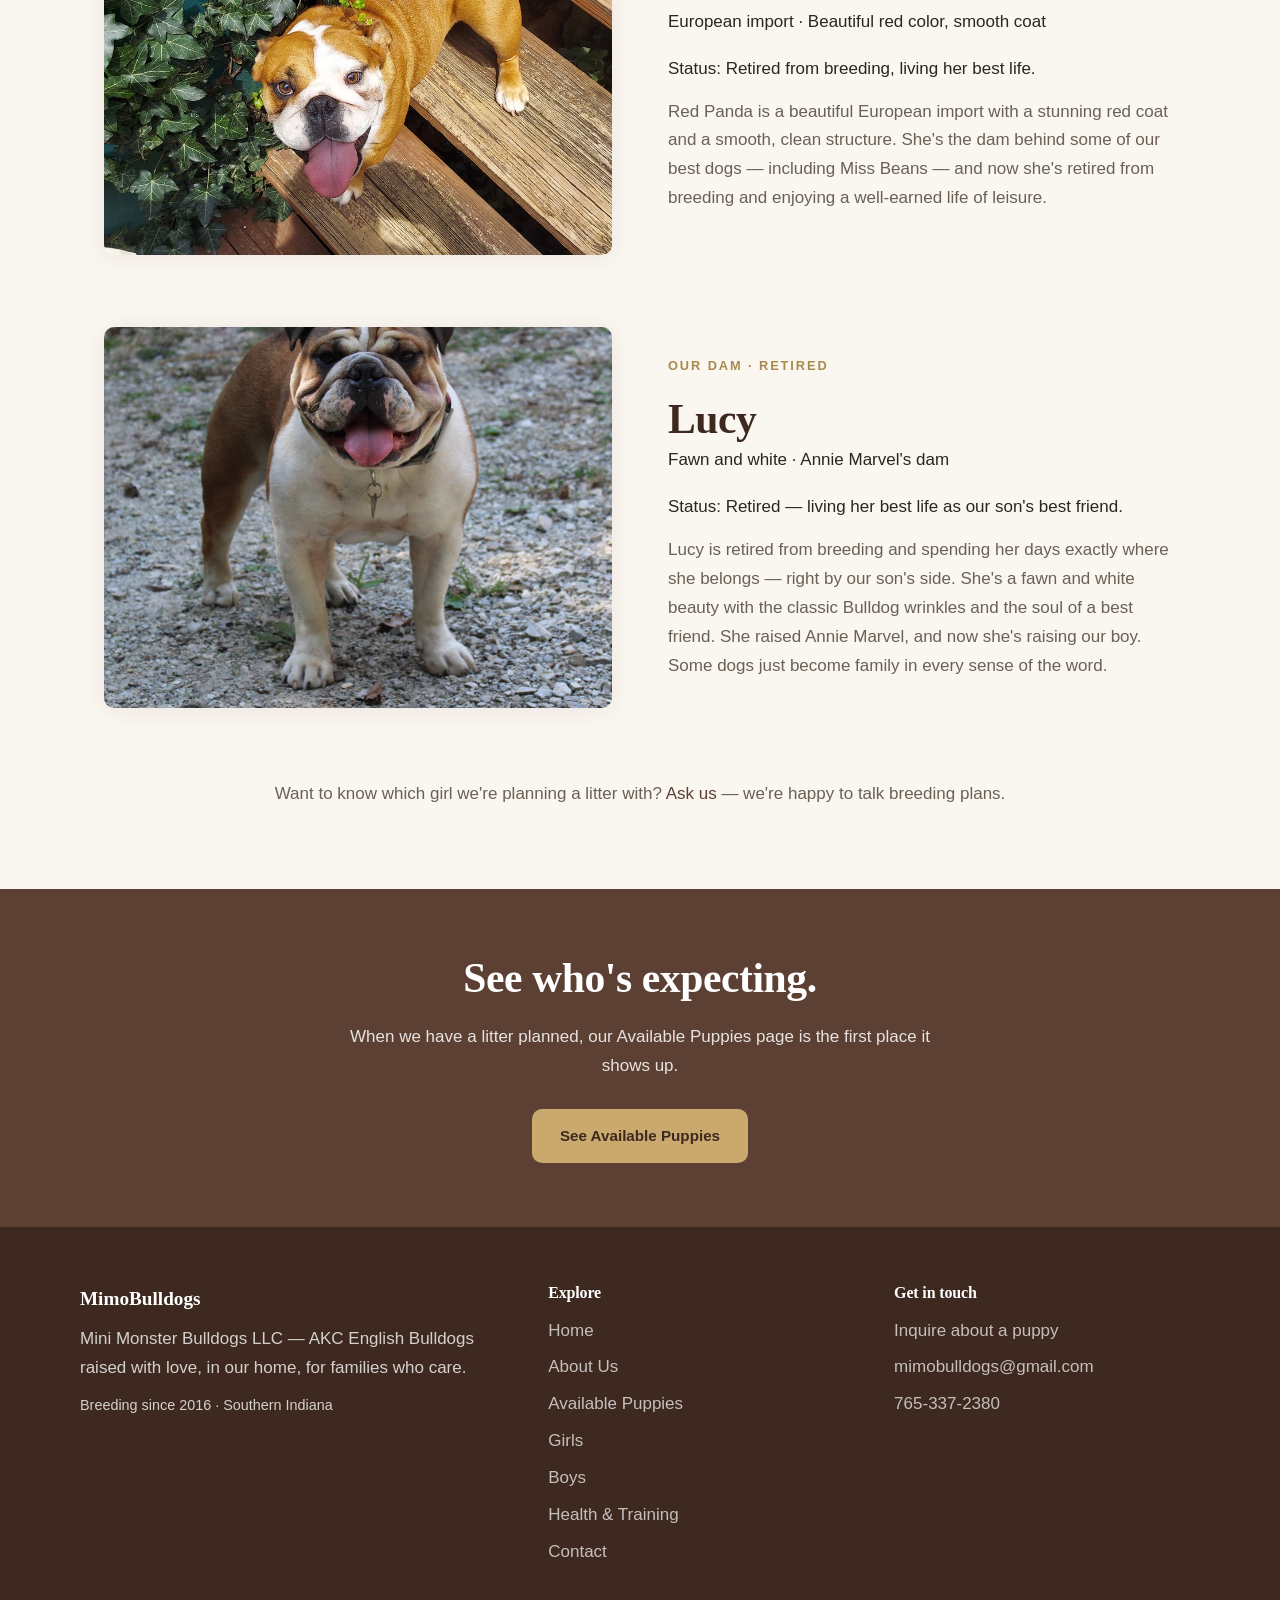
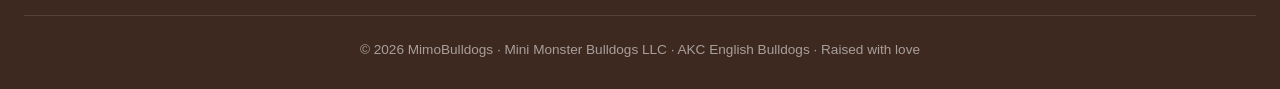
<file: girls.html>
<!DOCTYPE html>
<html lang="en">
<head>
  <meta charset="UTF-8">
  <meta name="viewport" content="width=device-width, initial-scale=1.0">
  <title>Our Girls — MimoBulldogs · AKC English Bulldogs</title>
  <meta name="description" content="Meet the girls of MimoBulldogs — our AKC English Bulldog dams, health-tested and raised in our Southern Indiana home.">
  <link rel="stylesheet" href="styles.css">
</head>
<body>

  <header class="site-header">
    <nav class="nav" id="nav">
      <a href="index.html" class="brand">Mimo<span class="brand-accent">Bulldogs</span></a>
      <button class="nav-toggle" onclick="document.getElementById('nav').classList.toggle('open')">Menu</button>
      <ul class="nav-links">
        <li><a href="index.html">Home</a></li>
        <li><a href="about.html">About Us</a></li>
        <li><a href="puppies.html">Available Puppies</a></li>
        <li><a href="girls.html" class="active">Girls</a></li>
        <li><a href="boys.html">Boys</a></li>
        <li><a href="health.html">Health &amp; Training</a></li>
        <li><a href="contact.html">Contact</a></li>
      </ul>
      <a href="contact.html" class="nav-cta">Inquire</a>
    </nav>
  </header>

  <!-- ============ PAGE HERO ============ -->
  <section class="hero">
    <div class="wrap">
      <div class="hero-eyebrow">Our Dams</div>
      <h1>The girls who make MimoBulldogs.</h1>
      <p class="hero-lead">
        Our dams are the heart of our program. Each one is AKC registered, health-tested,
        and lives in our home as a beloved family member first — a breeding dog second.
        Meet the ladies.
      </p>
    </div>
  </section>

  <!-- ============ DAM PROFILES ============ -->
  <section class="section">
    <div class="wrap">

      <!-- ====== Girl Card 1 ====== -->
      <div class="split" style="margin-bottom:72px;">
        <figure class="split-figure" style="background:none; padding:0;">
          <img src="images/annie-marvel.jpg" alt="Annie Marvel, AKC English Bulldog dam — black tri color" style="width:100%; height:100%; object-fit:cover; border-radius:var(--radius);">
        </figure>
        <div>
          <div class="hero-eyebrow">Our Dam</div>
          <h2>Annie Marvel</h2>
          <p>Born 2019 · Black tri · ~40 lbs</p>
          <p>Health: Agile and healthy, our most athletic girl.</p>
          <p style="margin-top:14px; color:var(--muted);">
            Annie Marvel is Lucy's daughter and mom to Mia, Bilbo, and Birdie —
            a beautiful black tri who's held onto her agility and health. She's
            proof that Bulldogs can be both classic and capable, and she passes
            on her sturdy structure and her watchful, steady temperament to every
            litter.
          </p>
        </div>
      </div>

      <!-- ====== Girl Card 2 ====== -->
      <div class="split" style="margin-bottom:72px; direction:rtl;">
        <div style="direction:ltr;">
          <div class="hero-eyebrow">Our Dam</div>
          <h2>Miss Beans</h2>
          <p>AKC &amp; International show lines · Red Panda's daughter</p>
          <p>Health: Exceptional health and breathing.</p>
          <p style="margin-top:14px; color:var(--muted);">
            Miss Beans is a very loving and sweet girl — the kind of Bulldog who
            leans into you the moment you sit down. With AKC and international
            show lines behind her and Red Panda as her dam, she brings exceptional
            health, easy breathing, and a temperament that's as wonderful as her
            pedigree. She's the heart of the house.
          </p>
        </div>
        <figure class="split-figure" style="background:none; padding:0;">
          <img src="images/miss-beans.jpg" alt="Miss Beans, AKC English Bulldog dam — tan and white, happy smile" style="width:100%; height:100%; object-fit:cover; object-position:center 30%; border-radius:var(--radius);">
        </figure>
      </div>

      <!-- ====== Girl Card 3 — Red Panda (retired) ====== -->
      <div class="split" style="margin-bottom:72px;">
        <figure class="split-figure" style="background:none; padding:0;">
          <img src="images/red-panda.jpg" alt="Red Panda, European import English Bulldog — beautiful red and white" style="width:100%; height:100%; object-fit:cover; border-radius:var(--radius);">
        </figure>
        <div>
          <div class="hero-eyebrow">Our Dam · Retired</div>
          <h2>Red Panda</h2>
          <p>European import · Beautiful red color, smooth coat</p>
          <p>Status: Retired from breeding, living her best life.</p>
          <p style="margin-top:14px; color:var(--muted);">
            Red Panda is a beautiful European import with a stunning red coat and
            a smooth, clean structure. She's the dam behind some of our best dogs —
            including Miss Beans — and now she's retired from breeding and enjoying
            a well-earned life of leisure.
          </p>
        </div>
      </div>

      <!-- ====== Girl Card 4 — Lucy (retired) ====== -->
      <div class="split" style="margin-bottom:72px; direction:rtl;">
        <div style="direction:ltr;">
          <div class="hero-eyebrow">Our Dam · Retired</div>
          <h2>Lucy</h2>
          <p>Fawn and white · Annie Marvel's dam</p>
          <p>Status: Retired — living her best life as our son's best friend.</p>
          <p style="margin-top:14px; color:var(--muted);">
            Lucy is retired from breeding and spending her days exactly where she
            belongs — right by our son's side. She's a fawn and white beauty with
            the classic Bulldog wrinkles and the soul of a best friend. She raised
            Annie Marvel, and now she's raising our boy. Some dogs just become
            family in every sense of the word.
          </p>
        </div>
        <figure class="split-figure" style="background:none; padding:0;">
          <img src="images/lucy.jpg" alt="Lucy, retired AKC English Bulldog — fawn and white, our son's best friend" style="width:100%; height:100%; object-fit:cover; border-radius:var(--radius);">
        </figure>
      </div>

      <p style="text-align:center; color:var(--muted); margin-top:24px;">
        Want to know which girl we're planning a litter with? <a href="contact.html">Ask us</a> — we're happy to talk breeding plans.
      </p>
    </div>
  </section>

  <!-- ============ CTA ============ -->
  <section class="callout">
    <div class="wrap">
      <h2>See who's expecting.</h2>
      <p>When we have a litter planned, our Available Puppies page is the first place it shows up.</p>
      <a href="puppies.html" class="btn btn-primary">See Available Puppies</a>
    </div>
  </section>

  <!-- ============ FOOTER ============ -->
  <footer class="site-footer">
    <div class="footer-grid">
      <div>
        <div class="footer-brand">MimoBulldogs</div>
        <p>Mini Monster Bulldogs LLC — AKC English Bulldogs raised with love, in our home, for families who care.</p>
        <p style="margin-top:10px; font-size:0.9rem;">Breeding since 2016 · Southern Indiana</p>
      </div>
      <div>
        <h4>Explore</h4>
        <a href="index.html">Home</a>
        <a href="about.html">About Us</a>
        <a href="puppies.html">Available Puppies</a>
        <a href="girls.html">Girls</a>
        <a href="boys.html">Boys</a>
        <a href="health.html">Health &amp; Training</a>
        <a href="contact.html">Contact</a>
      </div>
      <div>
        <h4>Get in touch</h4>
        <a href="contact.html">Inquire about a puppy</a>
        <a href="mailto:mimobulldogs@gmail.com">mimobulldogs@gmail.com</a>
        <a href="tel:7653372380">765-337-2380</a>
      </div>
    </div>
    <div class="footer-bottom">
      © 2026 MimoBulldogs · Mini Monster Bulldogs LLC · AKC English Bulldogs · Raised with love
    </div>
  </footer>

</body>
</html>
</file>
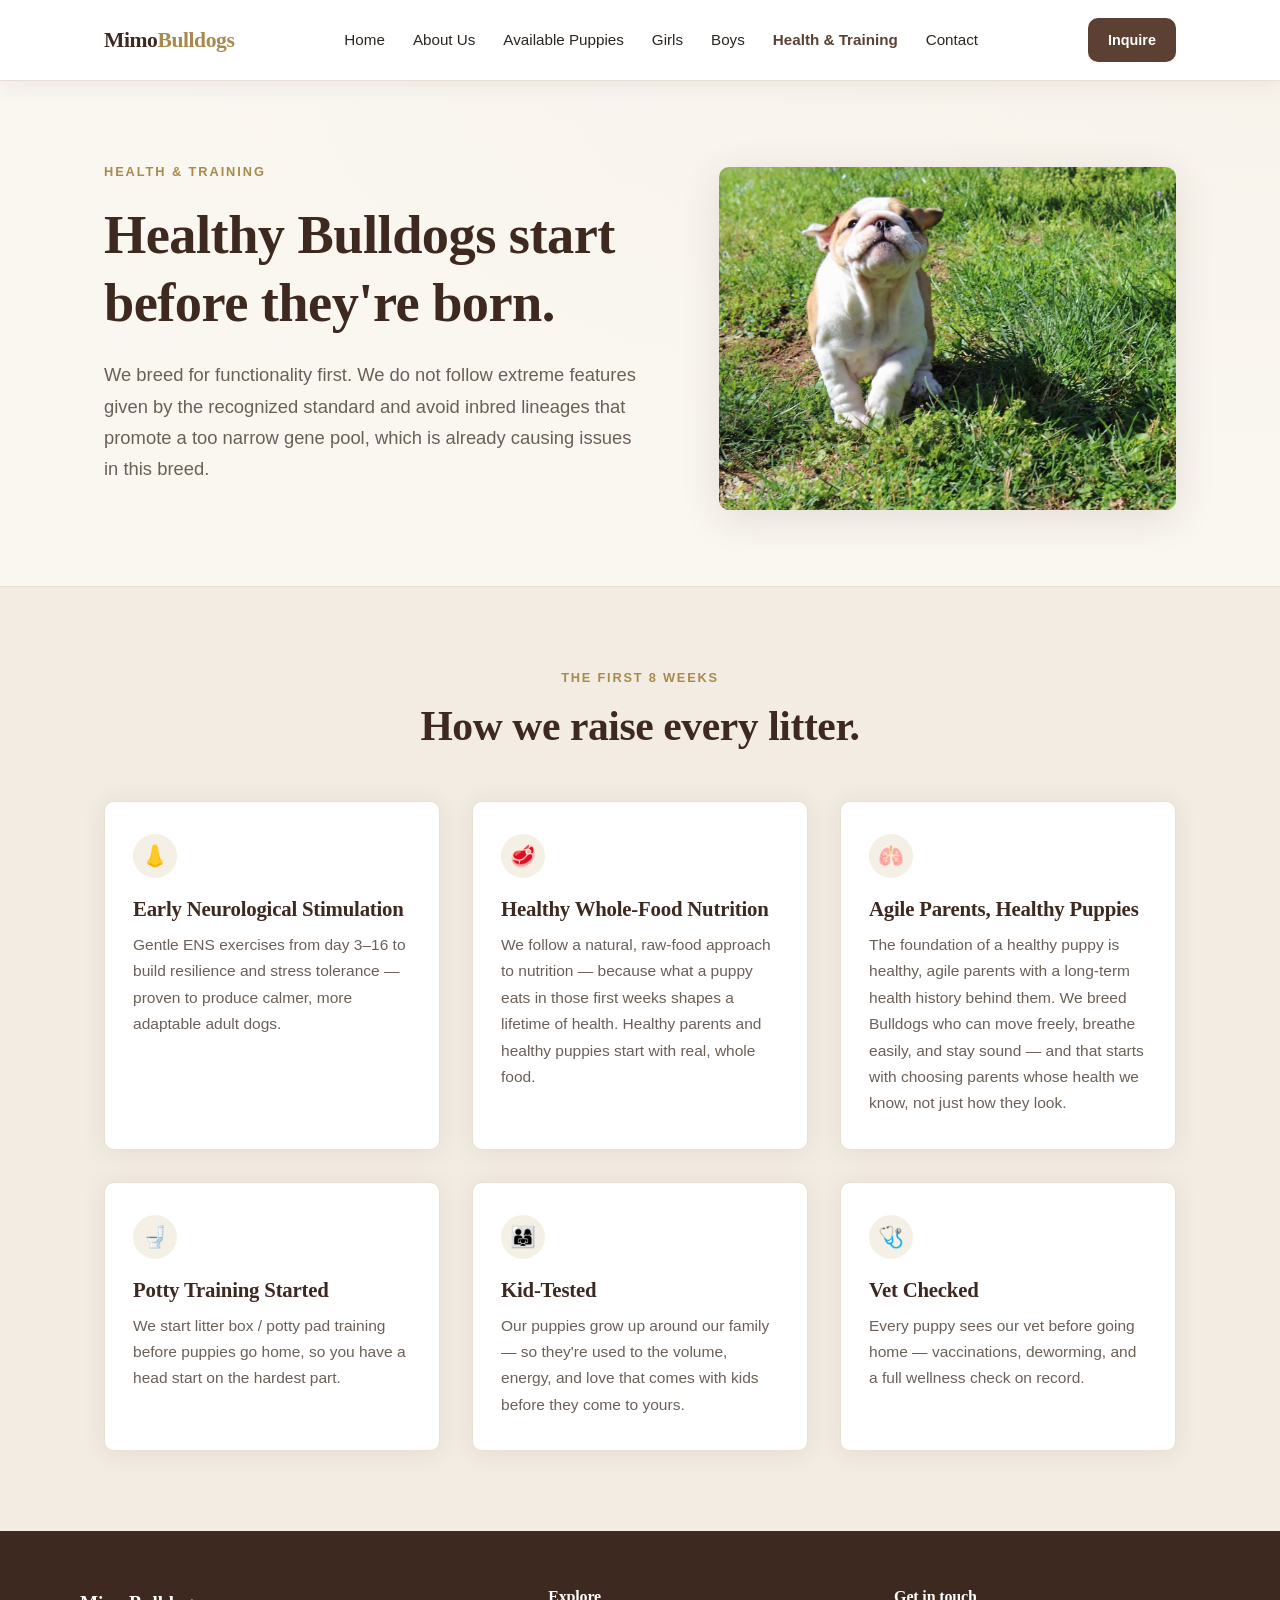
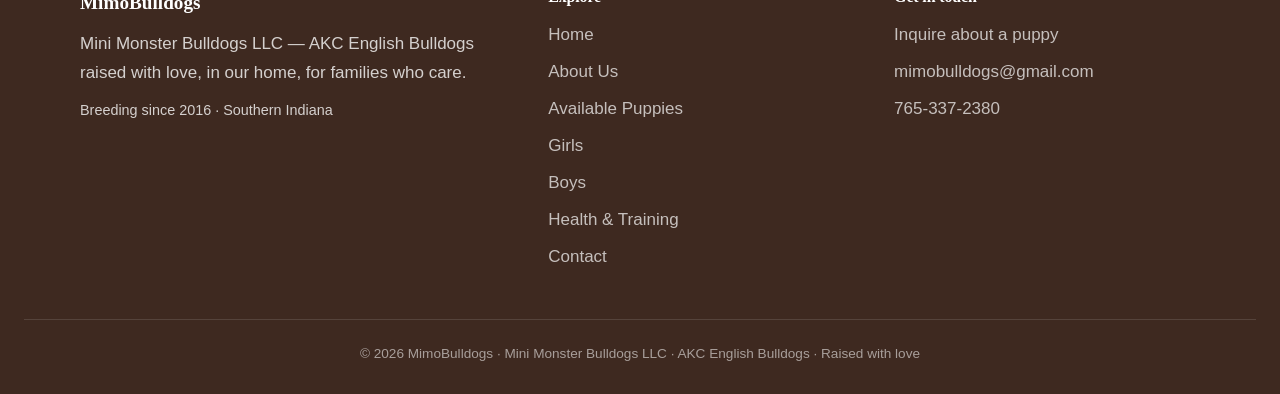
<file: health.html>
<!DOCTYPE html>
<html lang="en">
<head>
  <meta charset="UTF-8">
  <meta name="viewport" content="width=device-width, initial-scale=1.0">
  <title>Health &amp; Training — MimoBulldogs · AKC English Bulldogs</title>
  <meta name="description" content="How MimoBulldogs raises healthy Bulldogs — health testing, socialization, Puppy Culture, and what we do to give every puppy the best start. Southern Indiana AKC breeder.">
  <link rel="stylesheet" href="styles.css">
</head>
<body>

  <header class="site-header">
    <nav class="nav" id="nav">
      <a href="index.html" class="brand">Mimo<span class="brand-accent">Bulldogs</span></a>
      <button class="nav-toggle" onclick="document.getElementById('nav').classList.toggle('open')">Menu</button>
      <ul class="nav-links">
        <li><a href="index.html">Home</a></li>
        <li><a href="about.html">About Us</a></li>
        <li><a href="puppies.html">Available Puppies</a></li>
        <li><a href="girls.html">Girls</a></li>
        <li><a href="boys.html">Boys</a></li>
        <li><a href="health.html" class="active">Health &amp; Training</a></li>
        <li><a href="contact.html">Contact</a></li>
      </ul>
      <a href="contact.html" class="nav-cta">Inquire</a>
    </nav>
  </header>

  <!-- ============ PAGE HERO ============ -->
  <section class="hero">
    <div class="wrap hero-grid">
      <div>
        <div class="hero-eyebrow">Health &amp; Training</div>
        <h1>Healthy Bulldogs start before they're born.</h1>
        <p class="hero-lead">
          We breed for functionality first. We do not follow extreme features given
          by the recognized standard and avoid inbred lineages that promote a too
          narrow gene pool, which is already causing issues in this breed.
        </p>
      </div>
      <figure class="hero-figure" style="background:none; padding:0;">
        <img src="images/health-hero.jpg" alt="English Bulldog puppy running across a sunny grassy lawn" style="width:100%; height:100%; object-fit:cover; object-position:center 30%; border-radius:var(--radius);">
      </figure>
    </div>
  </section>

  <!-- ============ RAISING PUPPIES ============ -->
  <section class="section" style="background:#f3ece2;">
    <div class="wrap">
      <div class="section-head">
        <div class="eyebrow">The first 8 weeks</div>
        <h2>How we raise every litter.</h2>
      </div>
      <div class="features">
        <div class="feature-card">
          <div class="feature-icon">👃</div>
          <h3>Early Neurological Stimulation</h3>
          <p>
            Gentle ENS exercises from day 3–16 to build resilience and stress tolerance
            — proven to produce calmer, more adaptable adult dogs.
          </p>
        </div>
        <div class="feature-card">
          <div class="feature-icon">🥩</div>
          <h3>Healthy Whole-Food Nutrition</h3>
          <p>
            We follow a natural, raw-food approach to nutrition — because what a
            puppy eats in those first weeks shapes a lifetime of health. Healthy
            parents and healthy puppies start with real, whole food.
          </p>
        </div>
        <div class="feature-card">
          <div class="feature-icon">🫁</div>
          <h3>Agile Parents, Healthy Puppies</h3>
          <p>
            The foundation of a healthy puppy is healthy, agile parents with a
            long-term health history behind them. We breed Bulldogs who can move
            freely, breathe easily, and stay sound — and that starts with choosing
            parents whose health we know, not just how they look.
          </p>
        </div>
        <div class="feature-card">
          <div class="feature-icon">🚽</div>
          <h3>Potty Training Started</h3>
          <p>
            We start litter box / potty pad training before puppies go home, so you
            have a head start on the hardest part.
          </p>
        </div>
        <div class="feature-card">
          <div class="feature-icon">👨‍👩‍👧</div>
          <h3>Kid-Tested</h3>
          <p>
            Our puppies grow up around our family — so they're used to the volume,
            energy, and love that comes with kids before they come to yours.
          </p>
        </div>
        <div class="feature-card">
          <div class="feature-icon">🩺</div>
          <h3>Vet Checked</h3>
          <p>
            Every puppy sees our vet before going home — vaccinations, deworming,
            and a full wellness check on record.
          </p>
        </div>
      </div>
    </div>
  </section>

  <!-- ============ FOOTER ============ -->
  <footer class="site-footer">
    <div class="footer-grid">
      <div>
        <div class="footer-brand">MimoBulldogs</div>
        <p>Mini Monster Bulldogs LLC — AKC English Bulldogs raised with love, in our home, for families who care.</p>
        <p style="margin-top:10px; font-size:0.9rem;">Breeding since 2016 · Southern Indiana</p>
      </div>
      <div>
        <h4>Explore</h4>
        <a href="index.html">Home</a>
        <a href="about.html">About Us</a>
        <a href="puppies.html">Available Puppies</a>
        <a href="girls.html">Girls</a>
        <a href="boys.html">Boys</a>
        <a href="health.html">Health &amp; Training</a>
        <a href="contact.html">Contact</a>
      </div>
      <div>
        <h4>Get in touch</h4>
        <a href="contact.html">Inquire about a puppy</a>
        <a href="mailto:mimobulldogs@gmail.com">mimobulldogs@gmail.com</a>
        <a href="tel:7653372380">765-337-2380</a>
      </div>
    </div>
    <div class="footer-bottom">
      © 2026 MimoBulldogs · Mini Monster Bulldogs LLC · AKC English Bulldogs · Raised with love
    </div>
  </footer>

</body>
</html>
</file>
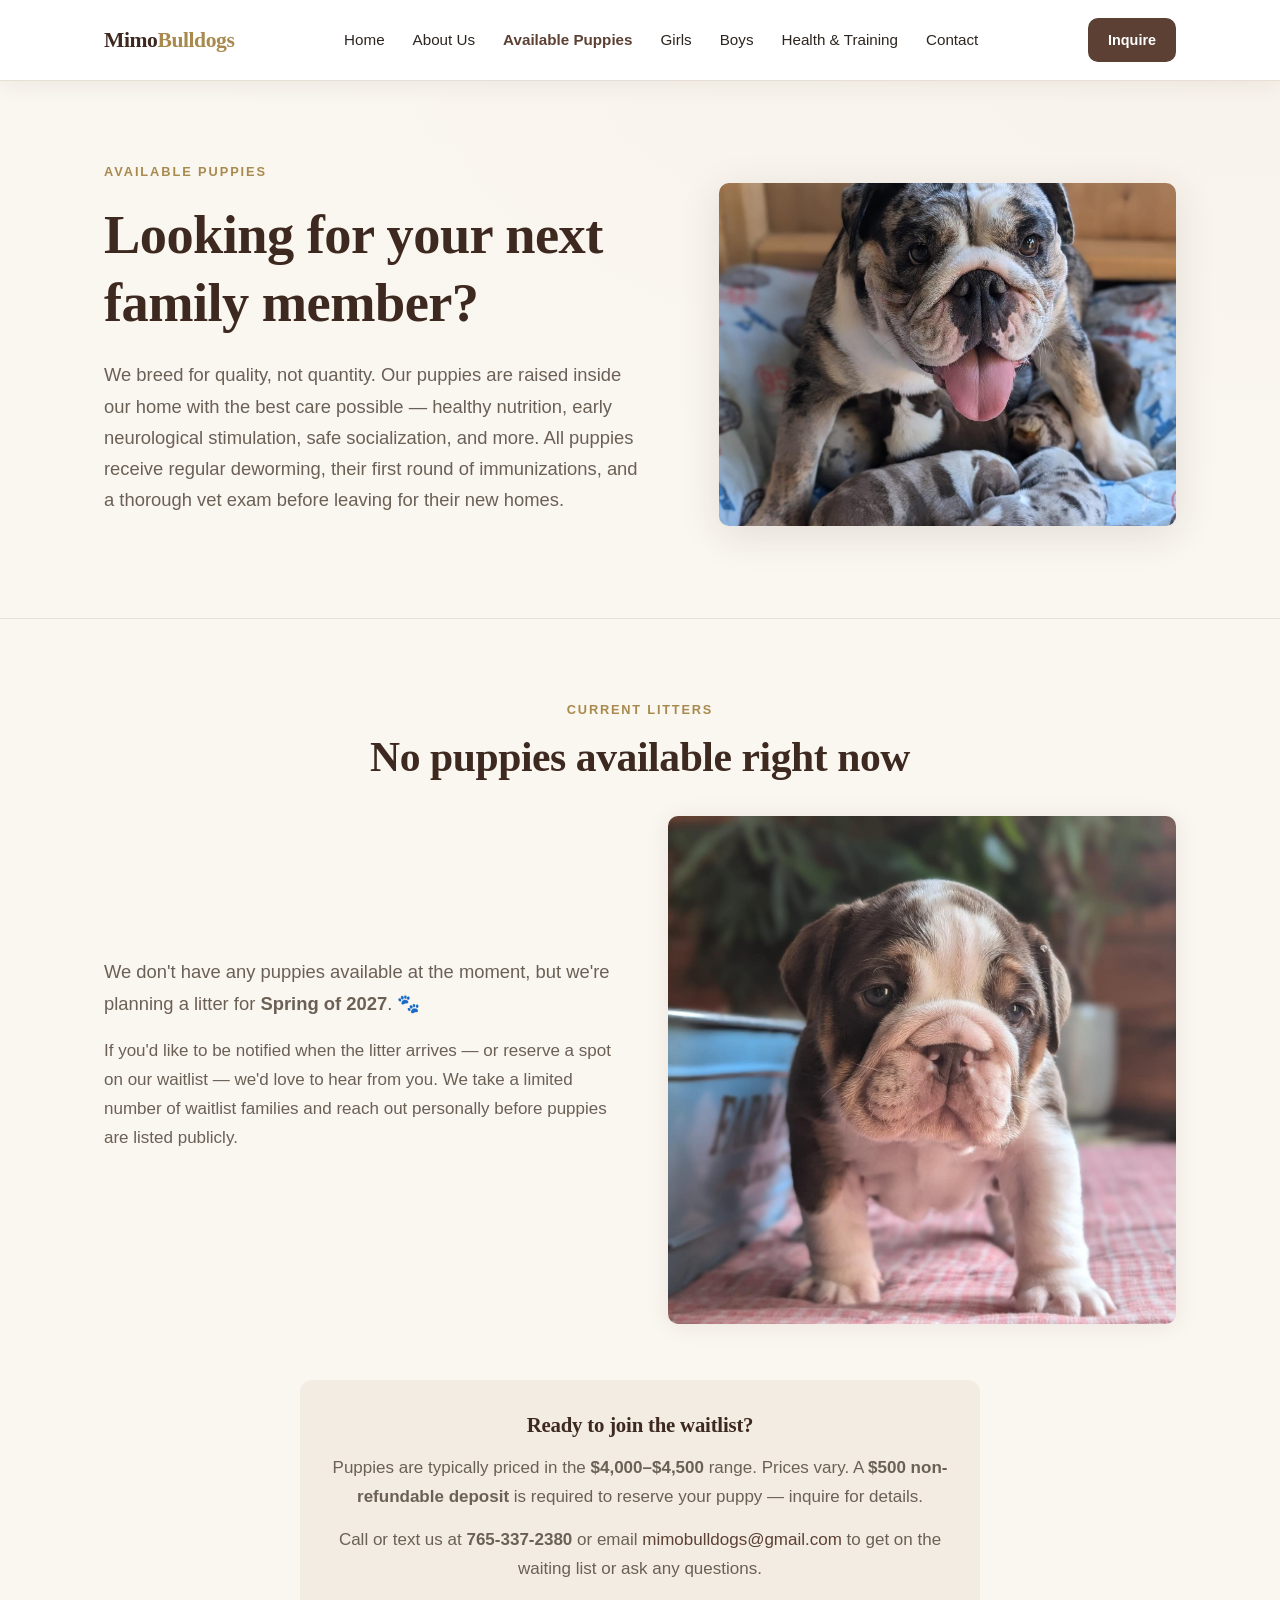
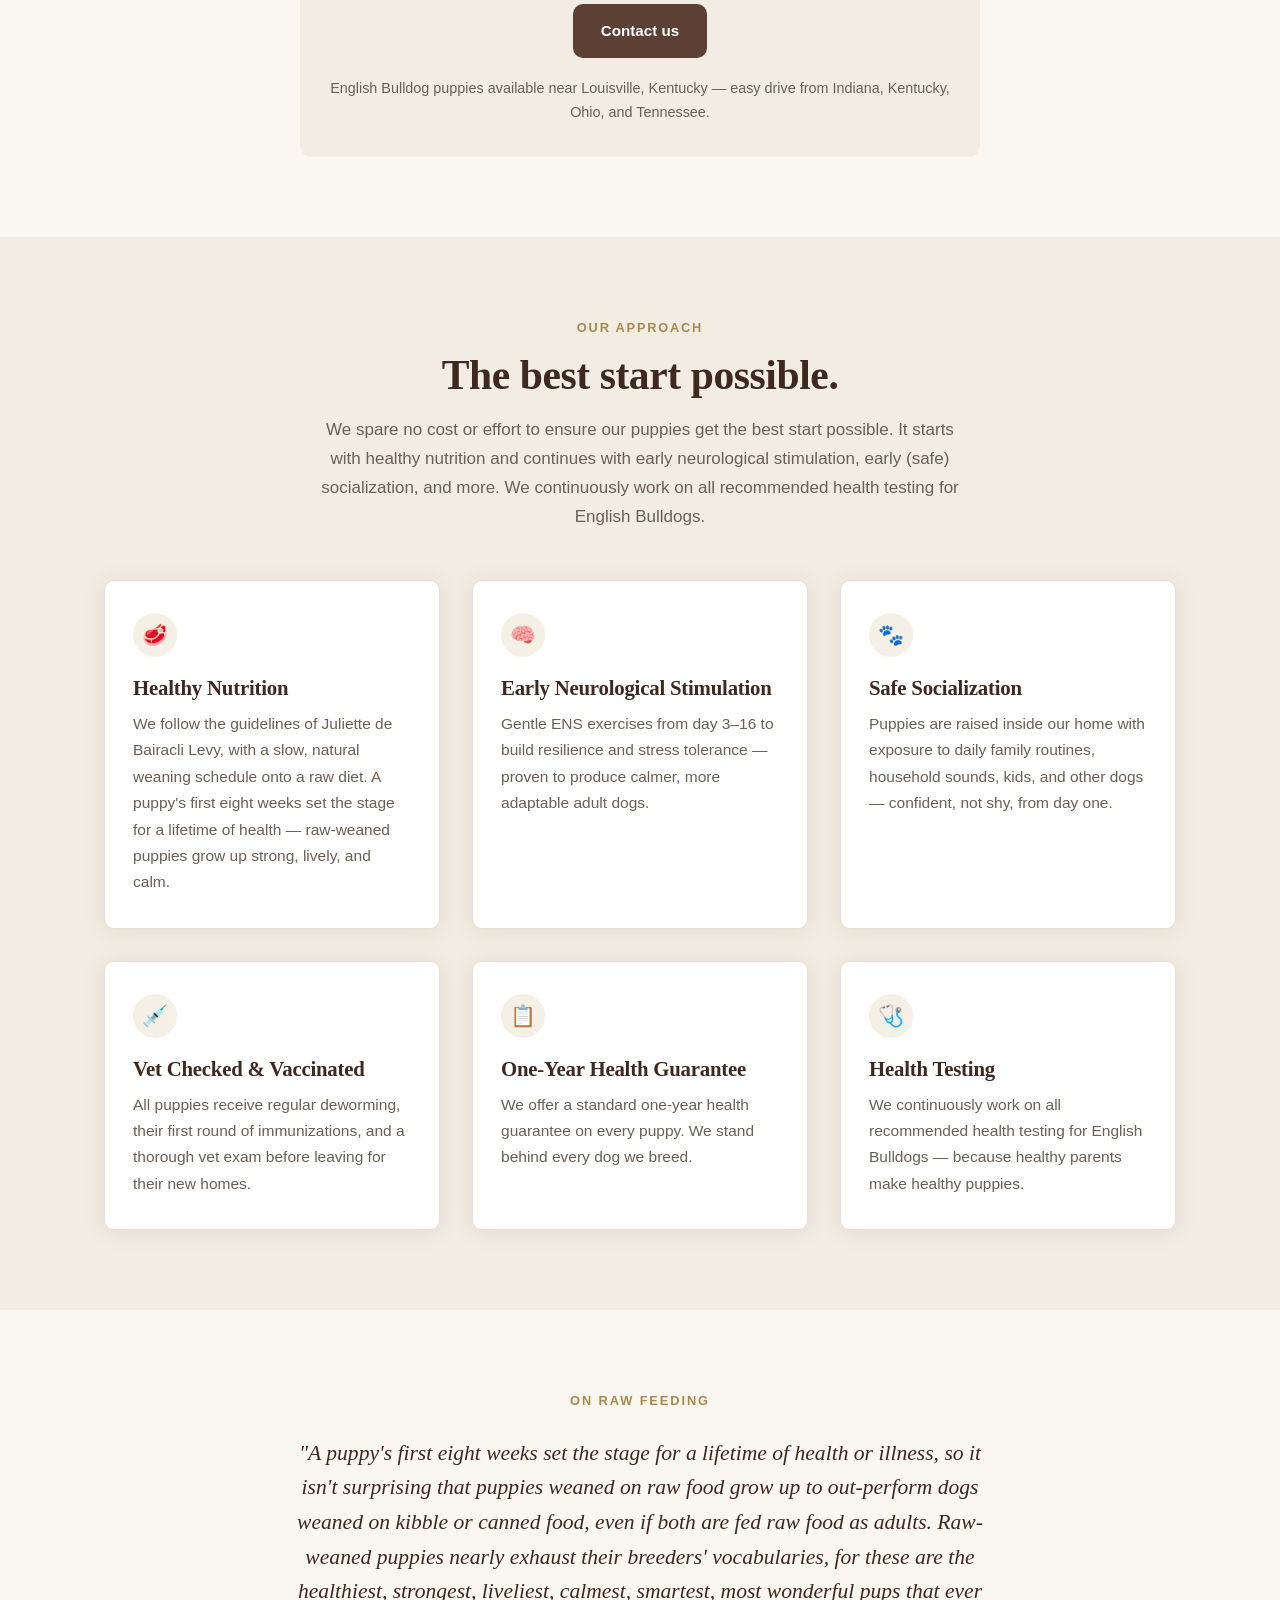
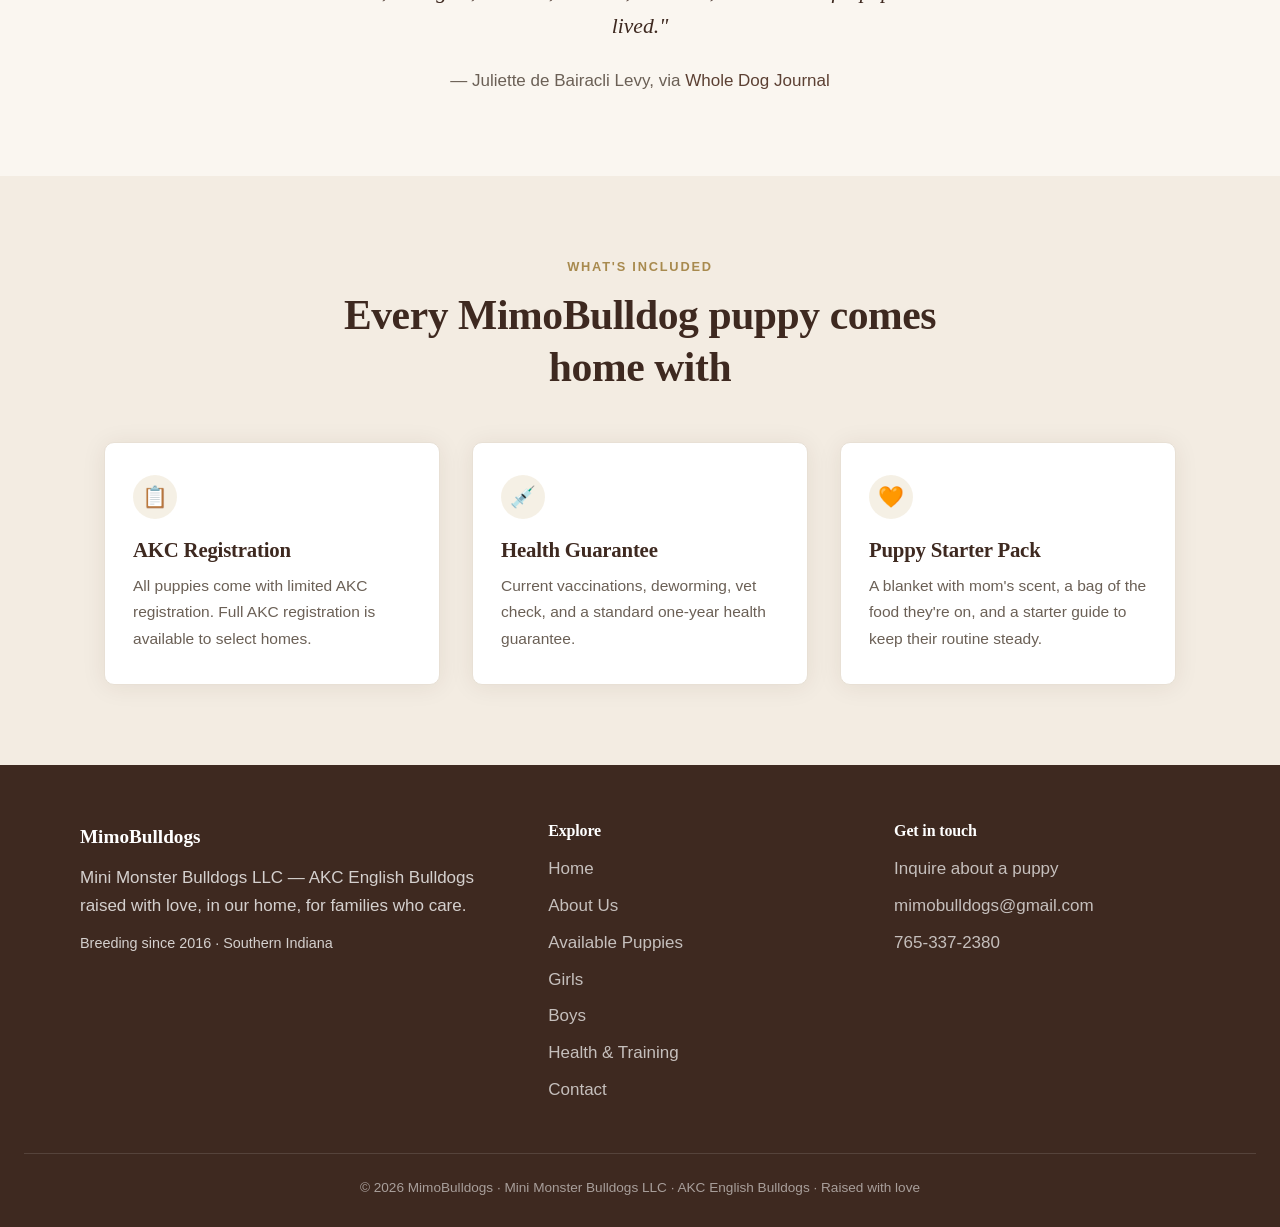
<file: puppies.html>
<!DOCTYPE html>
<html lang="en">
<head>
  <meta charset="UTF-8">
  <meta name="viewport" content="width=device-width, initial-scale=1.0">
  <title>Available Puppies — MimoBulldogs · AKC English Bulldogs</title>
  <meta name="description" content="Available AKC English Bulldog puppies from MimoBulldogs — home-raised, health-tested parents, Southern Indiana. See who's looking for a family.">
  <link rel="stylesheet" href="styles.css">
</head>
<body>

  <header class="site-header">
    <nav class="nav" id="nav">
      <a href="index.html" class="brand">Mimo<span class="brand-accent">Bulldogs</span></a>
      <button class="nav-toggle" onclick="document.getElementById('nav').classList.toggle('open')">Menu</button>
      <ul class="nav-links">
        <li><a href="index.html">Home</a></li>
        <li><a href="about.html">About Us</a></li>
        <li><a href="puppies.html" class="active">Available Puppies</a></li>
        <li><a href="girls.html">Girls</a></li>
        <li><a href="boys.html">Boys</a></li>
        <li><a href="health.html">Health &amp; Training</a></li>
        <li><a href="contact.html">Contact</a></li>
      </ul>
      <a href="contact.html" class="nav-cta">Inquire</a>
    </nav>
  </header>

  <!-- ============ PAGE HERO ============ -->
  <section class="hero">
    <div class="wrap hero-grid">
      <div>
        <div class="hero-eyebrow">Available Puppies</div>
        <h1>Looking for your next family member?</h1>
        <p class="hero-lead">
          We breed for quality, not quantity. Our puppies are raised inside our home
          with the best care possible — healthy nutrition, early neurological
          stimulation, safe socialization, and more. All puppies receive regular
          deworming, their first round of immunizations, and a thorough vet exam
          before leaving for their new homes.
        </p>
      </div>
      <figure class="hero-figure" style="background:none; padding:0;">
        <img src="images/puppies-hero.jpg" alt="Blue merle English Bulldog mama resting with her sleeping puppies" style="width:100%; height:100%; object-fit:cover; object-position:center 30%; border-radius:var(--radius);">
      </figure>
    </div>
  </section>

  <!-- ============ NO PUPPIES AVAILABLE + WAITLIST ============ -->
  <section class="section">
    <div class="wrap">
      <div class="section-head" style="margin-bottom:32px;">
        <div class="eyebrow">Current litters</div>
        <h2>No puppies available right now</h2>
      </div>
      <div class="split">
        <div>
          <p style="font-size:1.15rem; color:var(--muted); margin-bottom:16px;">
            We don't have any puppies available at the moment, but we're planning a litter
            for <strong>Spring of 2027</strong>. 🐾
          </p>
          <p style="color:var(--muted); margin-bottom:32px;">
            If you'd like to be notified when the litter arrives — or reserve a spot on
            our waitlist — we'd love to hear from you. We take a limited number of
            waitlist families and reach out personally before puppies are listed publicly.
          </p>
        </div>
        <figure class="split-figure" style="background:none; padding:0; aspect-ratio:1/1;">
          <img src="images/daph.jpg"
               alt="White and chocolate English Bulldog puppy standing on a plaid blanket"
               style="width:100%; height:100%; object-fit:cover; object-position:center; border-radius:var(--radius);">
        </figure>
      </div>
      <div style="background:#f3ece2; border-radius:12px; padding:32px 28px; max-width:680px; margin:56px auto 0; text-align:center;">
        <h3 style="margin-bottom:16px;">Ready to join the waitlist?</h3>
        <p style="margin-bottom:14px; color:var(--muted);">
          Puppies are typically priced in the <strong>$4,000–$4,500</strong> range. Prices vary.
          A <strong>$500 non-refundable deposit</strong> is required to reserve your puppy — inquire for details.
        </p>
        <p style="margin-bottom:20px; color:var(--muted);">
          Call or text us at <strong>765-337-2380</strong> or email
          <a href="mailto:mimobulldogs@gmail.com">mimobulldogs@gmail.com</a>
          to get on the waiting list or ask any questions.
        </p>
        <a href="contact.html" class="btn btn-primary">Contact us</a>
        <p style="margin-top:18px; font-size:0.9rem; color:var(--muted);">
          English Bulldog puppies available near Louisville, Kentucky — easy drive from Indiana, Kentucky, Ohio, and Tennessee.
        </p>
      </div>
    </div>
  </section>

  <!-- ============ HOW WE RAISE PUPPIES ============ -->
  <section class="section" style="background:#f3ece2;">
    <div class="wrap">
      <div class="section-head">
        <div class="eyebrow">Our approach</div>
        <h2>The best start possible.</h2>
        <p>We spare no cost or effort to ensure our puppies get the best start possible. It starts with healthy nutrition and continues with early neurological stimulation, early (safe) socialization, and more. We continuously work on all recommended health testing for English Bulldogs.</p>
      </div>
      <div class="features">
        <div class="feature-card">
          <div class="feature-icon">🥩</div>
          <h3>Healthy Nutrition</h3>
          <p>
            We follow the guidelines of Juliette de Bairacli Levy, with a slow, natural
            weaning schedule onto a raw diet. A puppy's first eight weeks set the stage
            for a lifetime of health — raw-weaned puppies grow up strong, lively, and calm.
          </p>
        </div>
        <div class="feature-card">
          <div class="feature-icon">🧠</div>
          <h3>Early Neurological Stimulation</h3>
          <p>
            Gentle ENS exercises from day 3–16 to build resilience and stress
            tolerance — proven to produce calmer, more adaptable adult dogs.
          </p>
        </div>
        <div class="feature-card">
          <div class="feature-icon">🐾</div>
          <h3>Safe Socialization</h3>
          <p>
            Puppies are raised inside our home with exposure to daily family
            routines, household sounds, kids, and other dogs — confident,
            not shy, from day one.
          </p>
        </div>
        <div class="feature-card">
          <div class="feature-icon">💉</div>
          <h3>Vet Checked &amp; Vaccinated</h3>
          <p>
            All puppies receive regular deworming, their first round of
            immunizations, and a thorough vet exam before leaving for their
            new homes.
          </p>
        </div>
        <div class="feature-card">
          <div class="feature-icon">📋</div>
          <h3>One-Year Health Guarantee</h3>
          <p>
            We offer a standard one-year health guarantee on every puppy. We
            stand behind every dog we breed.
          </p>
        </div>
        <div class="feature-card">
          <div class="feature-icon">🩺</div>
          <h3>Health Testing</h3>
          <p>
            We continuously work on all recommended health testing for English
            Bulldogs — because healthy parents make healthy puppies.
          </p>
        </div>
      </div>
    </div>
  </section>

  <!-- ============ NUTRITION QUOTE ============ -->
  <section class="section">
    <div class="wrap" style="max-width:760px; text-align:center;">
      <div class="hero-eyebrow">On raw feeding</div>
      <blockquote style="font-family:Georgia, serif; font-size:1.35rem; line-height:1.6; color:var(--brown-dk); margin:24px 0; font-style:italic;">
        "A puppy's first eight weeks set the stage for a lifetime of health or
        illness, so it isn't surprising that puppies weaned on raw food grow up
        to out-perform dogs weaned on kibble or canned food, even if both are
        fed raw food as adults. Raw-weaned puppies nearly exhaust their breeders'
        vocabularies, for these are the healthiest, strongest, liveliest, calmest,
        smartest, most wonderful pups that ever lived."
      </blockquote>
      <p style="color:var(--muted);">
        — Juliette de Bairacli Levy, via
        <a href="https://www.whole-dog-journal.com/puppies/raw-fed-puppies/" target="_blank" rel="noopener">Whole Dog Journal</a>
      </p>
    </div>
  </section>

  <!-- ============ WHAT COMES WITH A PUPPY ============ -->
  <section class="section" style="background:#f3ece2;">
    <div class="wrap">
      <div class="section-head">
        <div class="eyebrow">What's included</div>
        <h2>Every MimoBulldog puppy comes home with</h2>
      </div>
      <div class="features">
        <div class="feature-card">
          <div class="feature-icon">📋</div>
          <h3>AKC Registration</h3>
          <p>All puppies come with limited AKC registration. Full AKC registration is available to select homes.</p>
        </div>
        <div class="feature-card">
          <div class="feature-icon">💉</div>
          <h3>Health Guarantee</h3>
          <p>Current vaccinations, deworming, vet check, and a standard one-year health guarantee.</p>
        </div>
        <div class="feature-card">
          <div class="feature-icon">🧡</div>
          <h3>Puppy Starter Pack</h3>
          <p>A blanket with mom's scent, a bag of the food they're on, and a starter guide to keep their routine steady.</p>
        </div>
      </div>
    </div>
  </section>

  <!-- ============ FOOTER ============ -->
  <footer class="site-footer">
    <div class="footer-grid">
      <div>
        <div class="footer-brand">MimoBulldogs</div>
        <p>Mini Monster Bulldogs LLC — AKC English Bulldogs raised with love, in our home, for families who care.</p>
        <p style="margin-top:10px; font-size:0.9rem;">Breeding since 2016 · Southern Indiana</p>
      </div>
      <div>
        <h4>Explore</h4>
        <a href="index.html">Home</a>
        <a href="about.html">About Us</a>
        <a href="puppies.html">Available Puppies</a>
        <a href="girls.html">Girls</a>
        <a href="boys.html">Boys</a>
        <a href="health.html">Health &amp; Training</a>
        <a href="contact.html">Contact</a>
      </div>
      <div>
        <h4>Get in touch</h4>
        <a href="contact.html">Inquire about a puppy</a>
        <a href="mailto:mimobulldogs@gmail.com">mimobulldogs@gmail.com</a>
        <a href="tel:7653372380">765-337-2380</a>
      </div>
    </div>
    <div class="footer-bottom">
      © 2026 MimoBulldogs · Mini Monster Bulldogs LLC · AKC English Bulldogs · Raised with love
    </div>
  </footer>

</body>
</html>
</file>
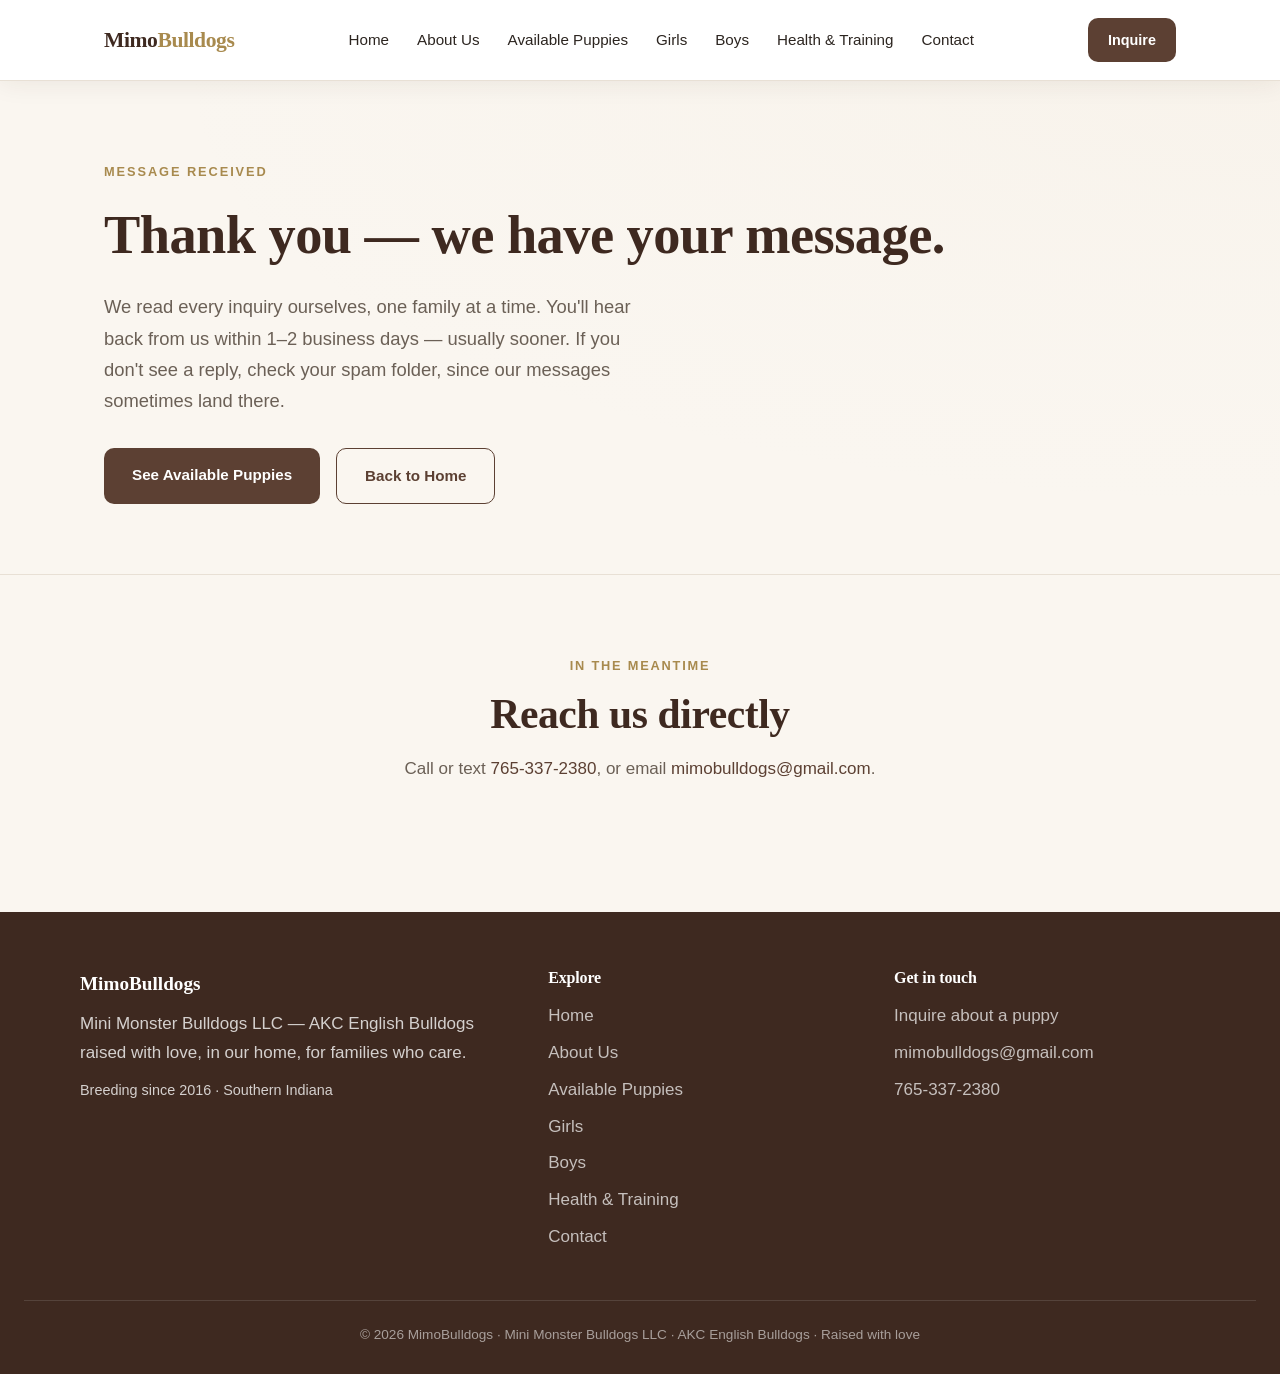
<file: thanks.html>
<!DOCTYPE html>
<html lang="en">
<head>
  <meta charset="UTF-8">
  <meta name="viewport" content="width=device-width, initial-scale=1.0">
  <title>Thank you — MimoBulldogs · AKC English Bulldogs · Southern Indiana</title>
  <meta name="description" content="Thank you for your message — MimoBulldogs will be in touch about your English Bulldog inquiry.">
  <meta name="robots" content="noindex">
  <link rel="stylesheet" href="styles.css">
</head>
<body>

  <header class="site-header">
    <nav class="nav" id="nav">
      <a href="index.html" class="brand">Mimo<span class="brand-accent">Bulldogs</span></a>
      <button class="nav-toggle" onclick="document.getElementById('nav').classList.toggle('open')">Menu</button>
      <ul class="nav-links">
        <li><a href="index.html">Home</a></li>
        <li><a href="about.html">About Us</a></li>
        <li><a href="puppies.html">Available Puppies</a></li>
        <li><a href="girls.html">Girls</a></li>
        <li><a href="boys.html">Boys</a></li>
        <li><a href="health.html">Health &amp; Training</a></li>
        <li><a href="contact.html">Contact</a></li>
      </ul>
      <a href="contact.html" class="nav-cta">Inquire</a>
    </nav>
  </header>

  <!-- ============ CONFIRMATION ============ -->
  <section class="hero">
    <div class="wrap">
      <div class="hero-eyebrow">Message received</div>
      <h1>Thank you — we have your message.</h1>
      <p class="hero-lead">
        We read every inquiry ourselves, one family at a time. You'll hear back from us
        within 1&ndash;2 business days — usually sooner. If you don't see a reply, check
        your spam folder, since our messages sometimes land there.
      </p>
      <div class="hero-cta-row">
        <a href="puppies.html" class="btn btn-primary">See Available Puppies</a>
        <a href="index.html" class="btn btn-ghost">Back to Home</a>
      </div>
    </div>
  </section>

  <!-- ============ IN THE MEANTIME ============ -->
  <section class="section">
    <div class="wrap">
      <div class="section-head">
        <div class="eyebrow">In the meantime</div>
        <h2>Reach us directly</h2>
        <p>
          Call or text <a href="tel:7653372380">765-337-2380</a>, or email
          <a href="mailto:mimobulldogs@gmail.com">mimobulldogs@gmail.com</a>.
        </p>
      </div>
    </div>
  </section>

  <!-- ============ FOOTER ============ -->
  <footer class="site-footer">
    <div class="footer-grid">
      <div>
        <div class="footer-brand">MimoBulldogs</div>
        <p>Mini Monster Bulldogs LLC — AKC English Bulldogs raised with love, in our home, for families who care.</p>
        <p style="margin-top:10px; font-size:0.9rem;">Breeding since 2016 · Southern Indiana</p>
      </div>
      <div>
        <h4>Explore</h4>
        <a href="index.html">Home</a>
        <a href="about.html">About Us</a>
        <a href="puppies.html">Available Puppies</a>
        <a href="girls.html">Girls</a>
        <a href="boys.html">Boys</a>
        <a href="health.html">Health &amp; Training</a>
        <a href="contact.html">Contact</a>
      </div>
      <div>
        <h4>Get in touch</h4>
        <a href="contact.html">Inquire about a puppy</a>
        <a href="mailto:mimobulldogs@gmail.com">mimobulldogs@gmail.com</a>
        <a href="tel:7653372380">765-337-2380</a>
      </div>
    </div>
    <div class="footer-bottom">
      © 2026 MimoBulldogs · Mini Monster Bulldogs LLC · AKC English Bulldogs · Raised with love
    </div>
  </footer>

</body>
</html>
</file>
<file: styles.css>
/* ===========================================================
   English Bulldog Breeder — Stylesheet
   Warm, earthy, trustworthy. Professional + animal-loving.
   =========================================================== */

:root {
  --bg:        #faf6f0;   /* warm ivory */
  --surface:   #ffffff;
  --ink:       #2c2520;   /* near-black, warm */
  --muted:     #6b6056;
  --brown:     #5c4033;   /* deep warm brown — primary */
  --brown-dk:  #3e2920;
  --gold:      #c9a96e;   /* soft gold — accent */
  --gold-dk:   #a88a4e;
  --sage:      #8a9a7b;   /* muted sage — secondary accent */
  --line:      #e8e0d5;
  --shadow:    0 2px 24px rgba(60, 40, 30, 0.08);
  --shadow-lg: 0 8px 40px rgba(60, 40, 30, 0.12);
  --maxw:      1120px;
  --radius:    10px;
}

/* ---------- reset ---------- */
*, *::before, *::after { box-sizing: border-box; margin: 0; padding: 0; }
html { scroll-behavior: smooth; }
body {
  font-family: -apple-system, BlinkMacSystemFont, "Segoe UI", Roboto, Helvetica, Arial, sans-serif;
  background: var(--bg);
  color: var(--ink);
  line-height: 1.7;
  font-size: 17px;
  -webkit-font-smoothing: antialiased;
}
img { max-width: 100%; display: block; }
a { color: var(--brown); text-decoration: none; }
a:hover { color: var(--brown-dk); text-decoration: underline; }

h1, h2, h3, h4 {
  font-family: "Georgia", "Times New Roman", serif;
  font-weight: 600;
  line-height: 1.25;
  color: var(--brown-dk);
  letter-spacing: -0.01em;
}
h1 { font-size: clamp(2.2rem, 5vw, 3.4rem); }
h2 { font-size: clamp(1.8rem, 4vw, 2.6rem); }
h3 { font-size: 1.3rem; }

/* ---------- layout ---------- */
.wrap { max-width: var(--maxw); margin: 0 auto; padding: 0 24px; }
.section { padding: 80px 0; }
.section-tight { padding: 56px 0; }

/* ---------- header / nav ---------- */
.site-header {
  background: var(--surface);
  border-bottom: 1px solid var(--line);
  position: sticky;
  top: 0;
  z-index: 100;
  box-shadow: var(--shadow);
}
.nav {
  display: flex;
  align-items: center;
  justify-content: space-between;
  gap: 24px;
  padding: 18px 24px;
  max-width: var(--maxw);
  margin: 0 auto;
}
.brand {
  font-family: Georgia, serif;
  font-size: 1.35rem;
  font-weight: 700;
  color: var(--brown-dk);
  text-decoration: none;
  letter-spacing: -0.02em;
}
.brand:hover { text-decoration: none; }
.brand .brand-accent { color: var(--gold-dk); }
.nav-links { display: flex; gap: 28px; list-style: none; }
.nav-links a {
  color: var(--ink);
  font-weight: 500;
  font-size: 0.95rem;
  text-decoration: none;
}
.nav-links a:hover { color: var(--brown); text-decoration: none; }
.nav-links a.active { color: var(--brown); font-weight: 600; }
.nav-cta {
  background: var(--brown);
  color: #fff !important;
  padding: 10px 20px;
  border-radius: var(--radius);
  font-weight: 600;
  font-size: 0.9rem;
  text-decoration: none;
}
.nav-cta:hover { background: var(--brown-dk); }

/* mobile nav */
.nav-toggle { display: none; }

@media (max-width: 760px) {
  .nav-links { display: none; }
  .nav-cta { display: none; }
  .nav-toggle {
    display: block;
    background: none;
    border: 1px solid var(--line);
    border-radius: 8px;
    padding: 8px 14px;
    cursor: pointer;
    font-size: 1.1rem;
    color: var(--ink);
  }
  .nav.open .nav-links {
    display: flex;
    flex-direction: column;
    position: absolute;
    top: 100%;
    left: 0;
    right: 0;
    background: var(--surface);
    padding: 20px 24px;
    gap: 18px;
    border-bottom: 1px solid var(--line);
    box-shadow: var(--shadow);
  }
  .nav.open .nav-cta {
    display: inline-block;
    margin-top: 8px;
  }
}

/* ---------- hero ---------- */
.hero {
  background:
    linear-gradient(180deg, rgba(250,246,240,0.88) 0%, rgba(250,246,240,0.95) 100%),
    radial-gradient(ellipse at top right, #e9ddc9, transparent 60%);
  padding: 80px 0 70px;
  border-bottom: 1px solid var(--line);
}
.hero-grid {
  display: grid;
  grid-template-columns: 1.1fr 0.9fr;
  gap: 56px;
  align-items: center;
}
.hero-eyebrow {
  text-transform: uppercase;
  letter-spacing: 0.15em;
  font-size: 0.8rem;
  font-weight: 600;
  color: var(--gold-dk);
  margin-bottom: 18px;
}
.hero h1 { margin-bottom: 22px; }
.hero-lead {
  font-size: 1.15rem;
  color: var(--muted);
  margin-bottom: 32px;
  max-width: 540px;
}
.hero-cta-row { display: flex; gap: 16px; flex-wrap: wrap; }
.btn {
  display: inline-block;
  padding: 14px 28px;
  border-radius: var(--radius);
  font-weight: 600;
  font-size: 0.95rem;
  text-decoration: none;
  border: none;
  cursor: pointer;
  transition: background 0.15s;
}
.btn-primary { background: var(--brown); color: #fff; }
.btn-primary:hover { background: var(--brown-dk); text-decoration: none; color: #fff; }
.btn-ghost {
  background: transparent;
  color: var(--brown);
  border: 1px solid var(--brown);
}
.btn-ghost:hover { background: var(--brown); color: #fff; text-decoration: none; }

/* hero image placeholder */
.hero-figure {
  background: linear-gradient(135deg, #e9ddc9, #d8c9ad);
  border-radius: var(--radius);
  aspect-ratio: 4 / 3;
  display: flex;
  align-items: center;
  justify-content: center;
  color: var(--brown-dk);
  font-style: italic;
  text-align: center;
  box-shadow: var(--shadow-lg);
  font-size: 0.9rem;
  padding: 24px;
}
.hero-figure .placeholder-label { opacity: 0.7; }

@media (max-width: 760px) {
  .hero-grid { grid-template-columns: 1fr; gap: 36px; }
  .hero { padding: 48px 0 44px; }
}

/* ---------- feature cards ---------- */
.features { display: grid; grid-template-columns: repeat(3, 1fr); gap: 32px; }
.feature-card {
  background: var(--surface);
  border: 1px solid var(--line);
  border-radius: var(--radius);
  padding: 32px 28px;
  box-shadow: var(--shadow);
}
.feature-icon {
  width: 44px;
  height: 44px;
  display: flex;
  align-items: center;
  justify-content: center;
  border-radius: 50%;
  background: rgba(201, 169, 110, 0.18);
  font-size: 1.3rem;
  margin-bottom: 18px;
}
.feature-card h3 { margin-bottom: 10px; }
.feature-card p { color: var(--muted); font-size: 0.97rem; }
@media (max-width: 760px) { .features { grid-template-columns: 1fr; } }

/* ---------- two-column section ---------- */
.split {
  display: grid;
  grid-template-columns: 1fr 1fr;
  gap: 56px;
  align-items: center;
}
.split-figure {
  background: linear-gradient(135deg, #d8c9ad, #c9a96e);
  border-radius: var(--radius);
  aspect-ratio: 4 / 3;
  display: flex;
  align-items: center;
  justify-content: center;
  color: #fff;
  font-style: italic;
  box-shadow: var(--shadow);
}
.split p + p { margin-top: 18px; }
@media (max-width: 760px) { .split { grid-template-columns: 1fr; gap: 32px; } }

/* ---------- callout band ---------- */
.callout {
  background: var(--brown);
  color: #fff;
  text-align: center;
  padding: 64px 24px;
}
.callout h2 { color: #fff; }
.callout p { color: rgba(255,255,255,0.85); max-width: 620px; margin: 18px auto 28px; }
.callout .btn-primary { background: var(--gold); color: var(--brown-dk); }
.callout .btn-primary:hover { background: #fff; }

/* ---------- puppy cards ---------- */
.puppy-grid {
  display: grid;
  grid-template-columns: repeat(auto-fill, minmax(260px, 1fr));
  gap: 28px;
}
.puppy-card {
  background: var(--surface);
  border: 1px solid var(--line);
  border-radius: var(--radius);
  overflow: hidden;
  box-shadow: var(--shadow);
  transition: transform 0.15s, box-shadow 0.15s;
}
.puppy-card:hover { transform: translateY(-3px); box-shadow: var(--shadow-lg); }
.puppy-photo {
  background: linear-gradient(135deg, #e9ddc9, #d8c9ad);
  aspect-ratio: 1 / 1;
}
.puppy-body { padding: 20px 22px; }
.puppy-body h3 { margin-bottom: 6px; }
.puppy-tag {
  display: inline-block;
  font-size: 0.75rem;
  font-weight: 600;
  text-transform: uppercase;
  letter-spacing: 0.08em;
  padding: 4px 10px;
  border-radius: 20px;
  margin-bottom: 12px;
}
.tag-available { background: rgba(138, 154, 123, 0.2); color: #5e7a4f; }
.tag-reserved   { background: rgba(201, 169, 110, 0.22); color: var(--gold-dk); }
.tag-home       { background: rgba(92, 64, 51, 0.12); color: var(--brown); }
.puppy-body p { color: var(--muted); font-size: 0.92rem; margin-bottom: 14px; }

/* ---------- footer ---------- */
.site-footer {
  background: var(--brown-dk);
  color: rgba(255,255,255,0.78);
  padding: 56px 24px 28px;
  margin-top: 0;
}
.footer-grid {
  display: grid;
  grid-template-columns: 1.4fr 1fr 1fr;
  gap: 40px;
  max-width: var(--maxw);
  margin: 0 auto;
}
.footer-grid h4 { color: #fff; margin-bottom: 14px; font-size: 1rem; }
.footer-grid a { color: rgba(255,255,255,0.7); display: block; margin-bottom: 8px; }
.footer-grid a:hover { color: var(--gold); text-decoration: none; }
.footer-brand { color: #fff; font-size: 1.2rem; font-family: Georgia, serif; font-weight: 700; margin-bottom: 10px; }
.footer-bottom {
  border-top: 1px solid rgba(255,255,255,0.12);
  margin-top: 40px;
  padding-top: 22px;
  text-align: center;
  font-size: 0.85rem;
  color: rgba(255,255,255,0.55);
}
@media (max-width: 760px) { .footer-grid { grid-template-columns: 1fr; gap: 28px; } }

/* ---------- contact ---------- */
.contact-grid { display: grid; grid-template-columns: 1fr 1.2fr; gap: 48px; }
.contact-info p { color: var(--muted); margin-bottom: 14px; }
.contact-info .label { font-weight: 600; color: var(--ink); }
form { display: grid; gap: 16px; }
.form-row { display: grid; grid-template-columns: 1fr 1fr; gap: 16px; }
label { font-size: 0.9rem; font-weight: 500; color: var(--ink); display: block; margin-bottom: 6px; }
input, textarea, select {
  width: 100%;
  padding: 12px 14px;
  border: 1px solid var(--line);
  border-radius: 8px;
  font-family: inherit;
  font-size: 1rem;
  color: var(--ink);
  background: var(--surface);
}
input:focus, textarea:focus { outline: none; border-color: var(--gold); box-shadow: 0 0 0 3px rgba(201,169,110,0.2); }
textarea { min-height: 120px; resize: vertical; }
@media (max-width: 760px) { .contact-grid { grid-template-columns: 1fr; } .form-row { grid-template-columns: 1fr; } }

/* ---------- section heading ---------- */
.section-head { text-align: center; max-width: 640px; margin: 0 auto 48px; }
.section-head .eyebrow {
  text-transform: uppercase;
  letter-spacing: 0.14em;
  font-size: 0.8rem;
  font-weight: 600;
  color: var(--gold-dk);
  margin-bottom: 12px;
}
.section-head p { color: var(--muted); margin-top: 14px; }

/* ---------- utility ---------- */
.center { text-align: center; }
.muted  { color: var(--muted); }

/* ---------- gallery grid ---------- */
.gallery-grid {
  display: grid;
  grid-template-columns: repeat(3, 1fr);
  gap: 20px;
}
.gallery-item {
  aspect-ratio: 1 / 1;
  border-radius: var(--radius);
  overflow: hidden;
  box-shadow: var(--shadow);
  transition: transform 0.15s, box-shadow 0.15s;
}
.gallery-item:hover { transform: scale(1.02); box-shadow: var(--shadow-lg); }
@media (max-width: 760px) {
  .gallery-grid { grid-template-columns: repeat(2, 1fr); gap: 14px; }
}
@media (max-width: 480px) {
  .gallery-grid { grid-template-columns: 1fr; }
}
</file>
